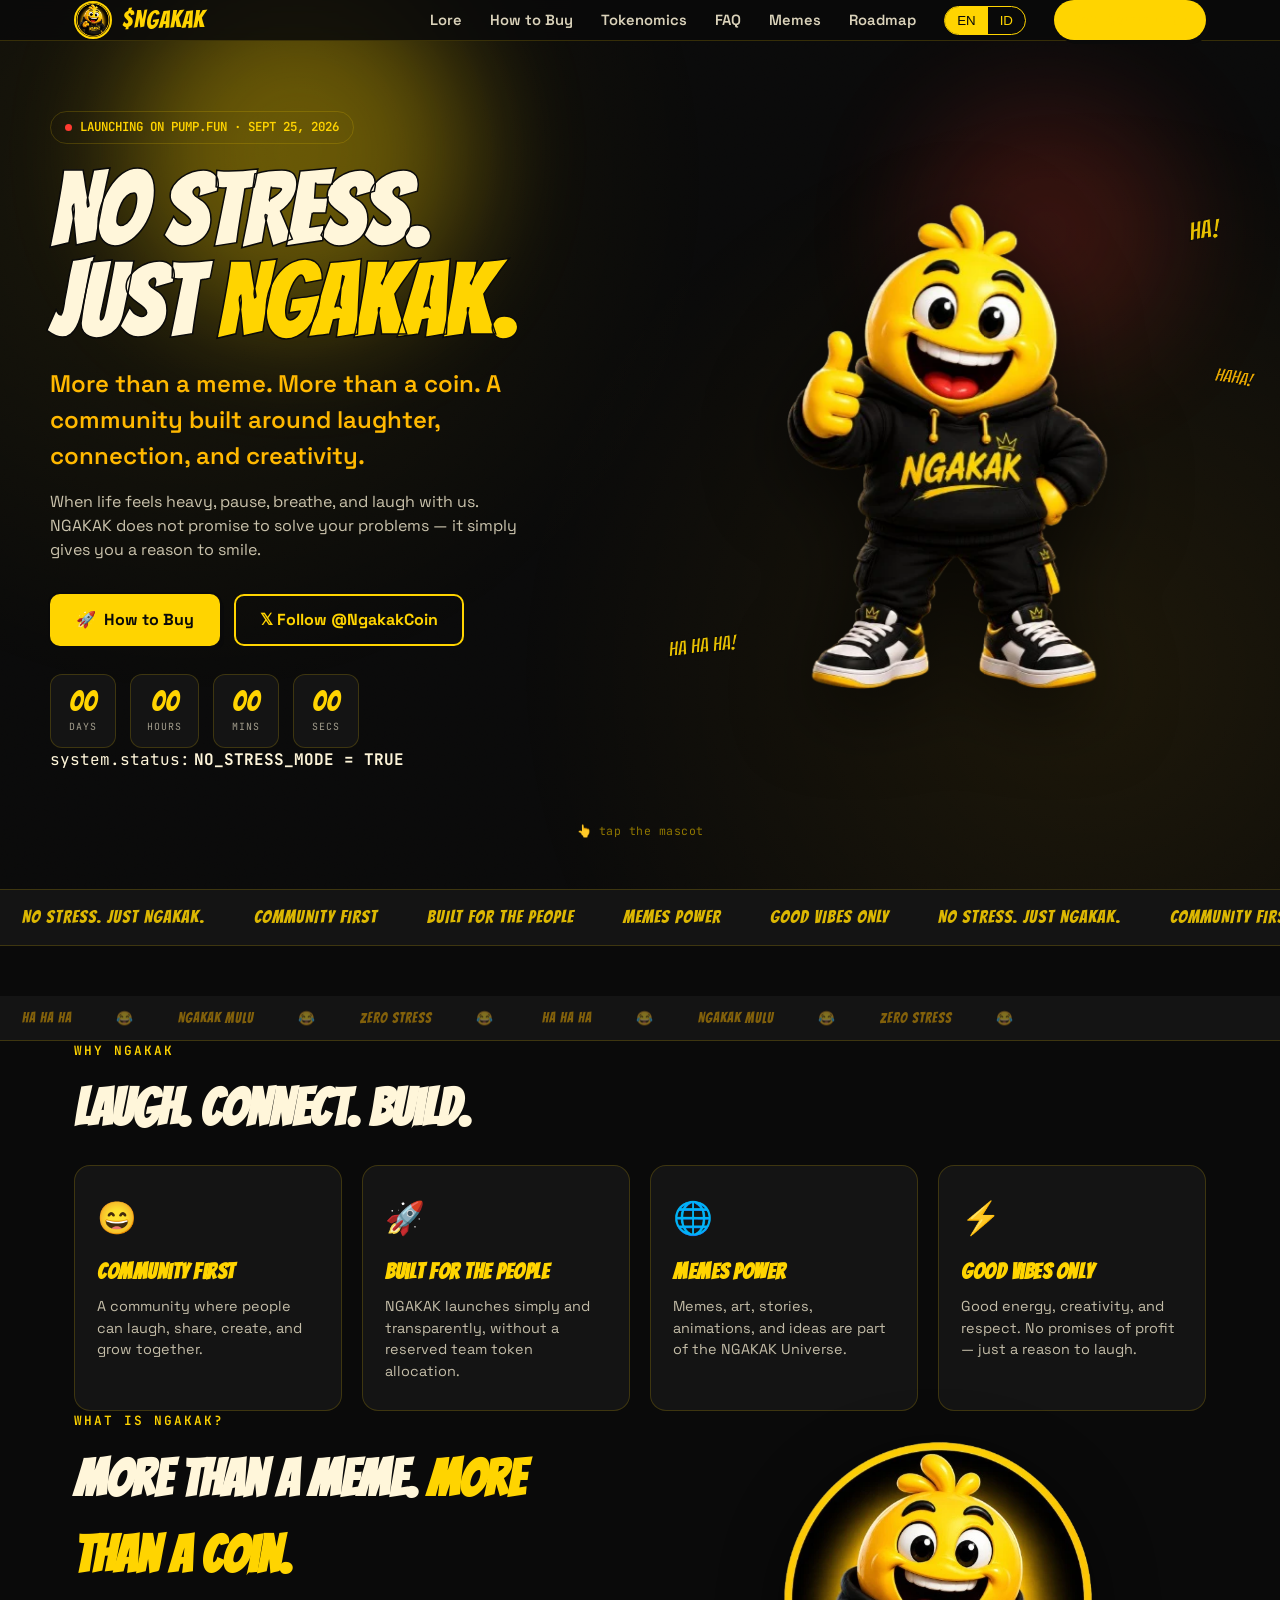
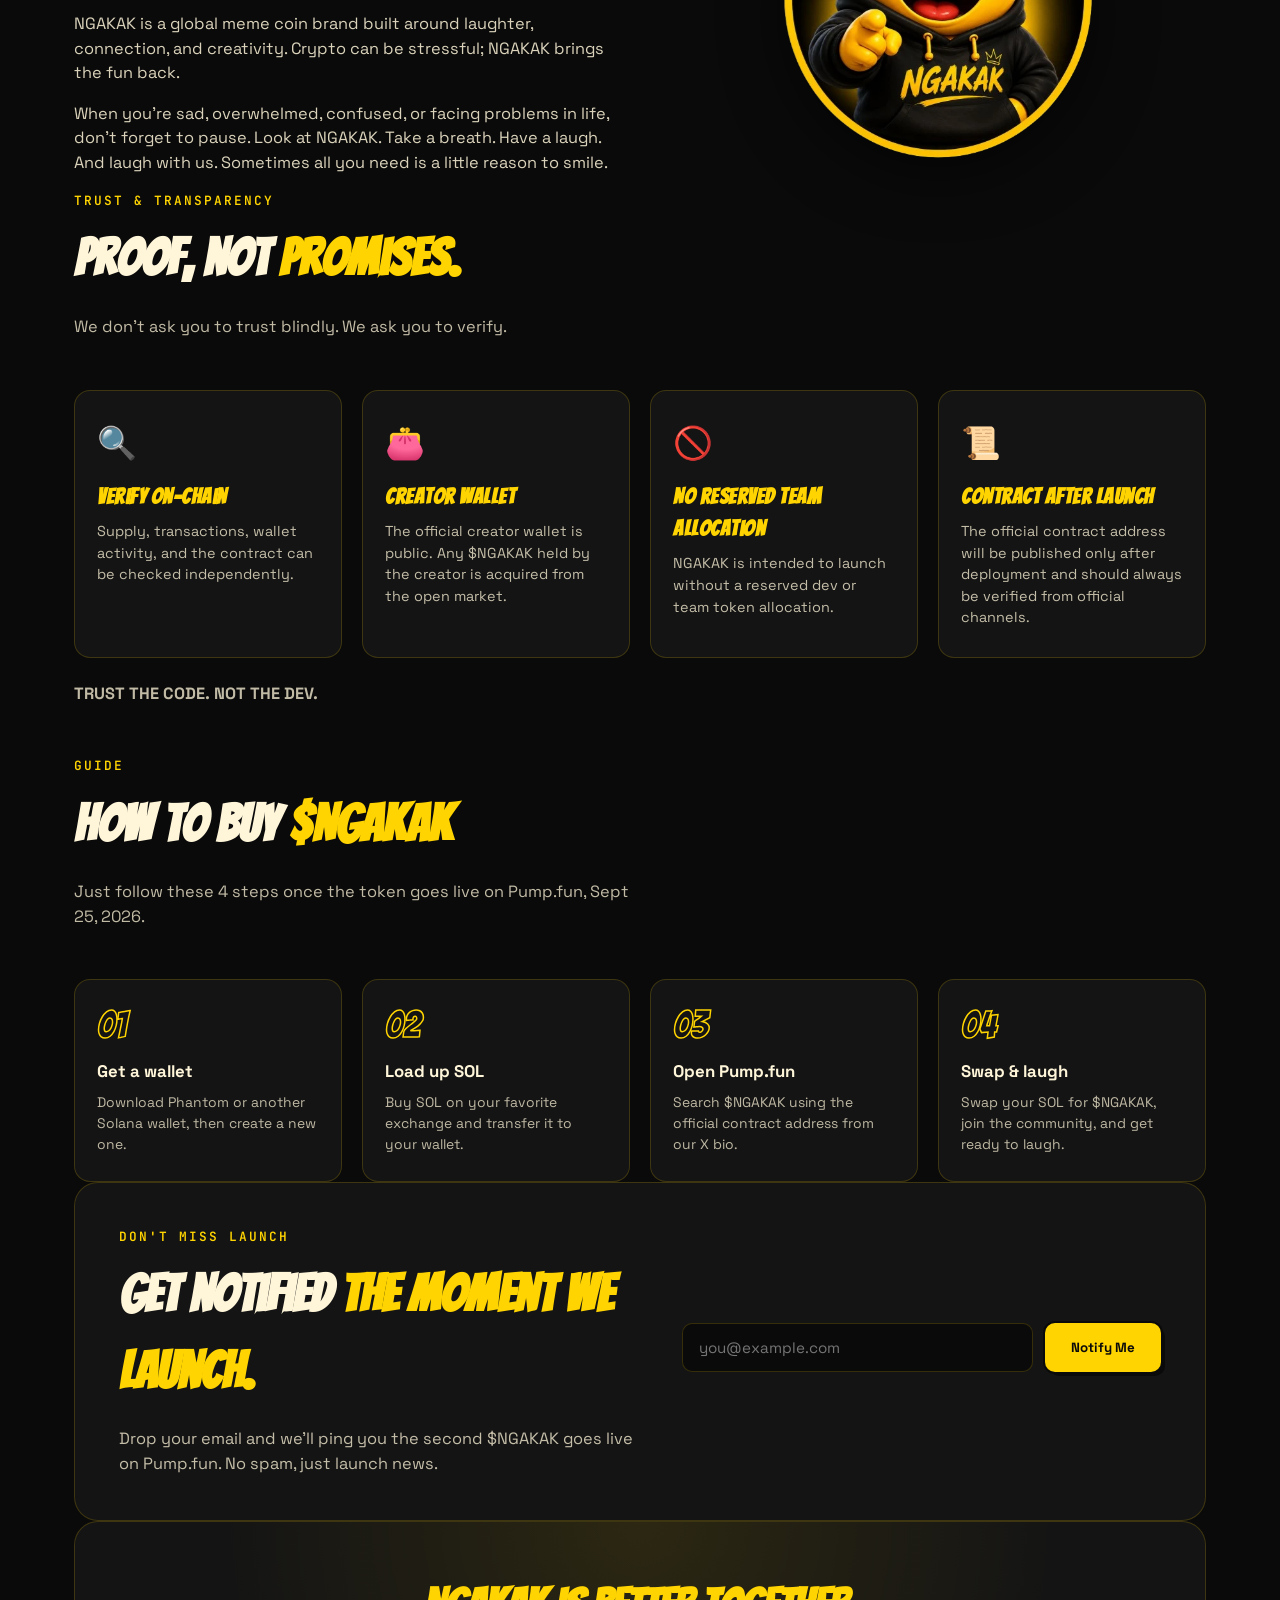
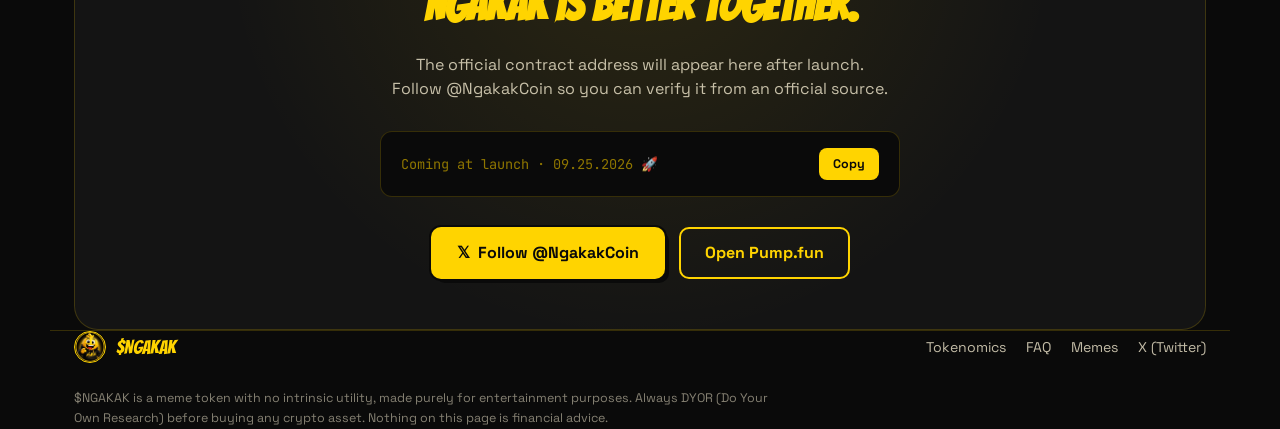
<file: index.html>
<!DOCTYPE html>
<html lang="en" data-lang="en">
<head>
<meta charset="UTF-8">
<meta name="viewport" content="width=device-width, initial-scale=1.0">
<title>$NGAKAK — No Stress. Just Ngakak.</title>
<meta name="description" content="$NGAKAK — the meme coin for people who are tired of being serious. Fair launch on Pump.fun, Sept 25 2026.">
<link rel="preconnect" href="https://fonts.googleapis.com">
<link rel="preconnect" href="https://fonts.gstatic.com" crossorigin>
<link href="https://fonts.googleapis.com/css2?family=Bangers&family=Space+Grotesk:wght@400;500;600;700&family=JetBrains+Mono:wght@400;500;700&display=swap" rel="stylesheet">
<link rel="icon" type="image/webp" href="assets/mascot-logo.webp">
<link rel="apple-touch-icon" href="assets/mascot-logo.webp">
<meta property="og:title" content="$NGAKAK — No Stress. Just Ngakak.">
<meta property="og:description" content="More than a meme. More than a coin. A community built around laughter, connection, and creativity. Fair launch on Pump.fun, Sept 25 2026.">
<meta property="og:image" content="assets/mascot-full.webp">
<meta property="og:type" content="website">
<meta name="twitter:card" content="summary_large_image">
<meta name="theme-color" content="#0a0a0a">
<link rel="stylesheet" href="assets/style.css">
</head>
<body>

<div class="noise-bg"></div>
<div class="grain"></div>

<header>
  <nav class="wrap">
    <a href="index.html" class="brand">
      <img src="assets/mascot-logo.webp" alt="Ngakak mascot logo">
      <span>$NGAKAK</span>
    </a>
    <button class="burger" id="burgerBtn" aria-label="Toggle menu">☰</button>
    <div class="navlinks" id="navLinks">
      <a href="index.html#lore" data-i18n="nav_lore">Lore</a>
      <a href="index.html#howtobuy" data-i18n="nav_buy">How to Buy</a>
      <a href="tokenomics.html" data-i18n="nav_token">Tokenomics</a>
      <a href="faq.html" data-i18n="nav_faq">FAQ</a>
      <a href="memes.html" data-i18n="nav_memes">Memes</a>
      <a href="roadmap.html" data-i18n="nav_roadmap">Roadmap</a>
      <div class="lang-toggle">
        <button id="btnEN" class="active" data-setlang="en">EN</button>
        <button id="btnID" data-setlang="id">ID</button>
      </div>
      <a href="index.html#community" class="nav-cta" data-i18n="nav_cta">Join Community</a>
    </div>
  </nav>
</header>

<main>
  <!-- HERO -->
  <section class="hero wrap" id="top">
    <div class="hero-glow"><div class="blob blob-a"></div><div class="blob blob-b"></div></div>
    <div>
      <div class="eyebrow"><span class="dot"></span> <span data-i18n="hero_eyebrow">LAUNCHING ON PUMP.FUN · SEPT 25, 2026</span></div>
      <h1 data-i18n="hero_h1">NO STRESS.<br>JUST <span class="hl">NGAKAK.</span></h1>
      <p class="tagline" data-i18n="hero_tagline">More than a meme. More than a coin. A community built around laughter, connection, and creativity.</p>
      <p class="sub" data-i18n="hero_sub">When life feels heavy, pause, breathe, and laugh with us. NGAKAK does not promise to solve your problems — it simply gives you a reason to smile.</p>
      <div class="hero-ctas">
        <a href="#howtobuy" class="btn-primary">🚀 <span data-i18n="nav_buy">How to Buy</span></a>
        <a href="https://x.com/NgakakCoin" target="_blank" rel="noopener" class="btn-ghost">𝕏 <span data-i18n="hero_cta2">Follow @NgakakCoin</span></a>
      </div>
      <div class="countdown mono" id="countdown">
        <div class="cd-box"><div class="cd-num" id="cd-days">--</div><div class="cd-label" data-i18n="cd_days">Days</div></div>
        <div class="cd-box"><div class="cd-num" id="cd-hours">--</div><div class="cd-label" data-i18n="cd_hours">Hours</div></div>
        <div class="cd-box"><div class="cd-num" id="cd-mins">--</div><div class="cd-label" data-i18n="cd_mins">Mins</div></div>
        <div class="cd-box"><div class="cd-num" id="cd-secs">--</div><div class="cd-label" data-i18n="cd_secs">Secs</div></div>
      </div>
      <div class="status-line">
        <span class="mono">system.status:</span> <b class="mono">NO_STRESS_MODE = TRUE</b>
      </div>
    </div>
    <div class="hero-visual">
      <span class="laugh-burst lb1">HA!</span>
      <span class="laugh-burst lb2">HAHA!</span>
      <span class="laugh-burst lb3">HA HA HA!</span>
      <div class="speech-bubble" id="speechBubble"></div>
      <img class="tilt" id="mascotTilt" src="assets/mascot-full.webp" alt="Ngakak mascot giving a thumbs up">
    </div>
  </section>
  <p class="tap-hint wrap" data-i18n="tap_hint">👆 tap the mascot</p>

  <div class="marquee">
    <div class="marquee-track">
      <span data-i18n="m1">NO STRESS. JUST NGAKAK.</span>
      <span data-i18n="m2">COMMUNITY FIRST</span>
      <span data-i18n="m3">BUILT FOR THE PEOPLE</span>
      <span data-i18n="m4">MEMES POWER</span>
      <span data-i18n="m5">GOOD VIBES ONLY</span>
      <span data-i18n="m1">NO STRESS. JUST NGAKAK.</span>
      <span data-i18n="m2">COMMUNITY FIRST</span>
      <span data-i18n="m3">BUILT FOR THE PEOPLE</span>
      <span data-i18n="m4">MEMES POWER</span>
      <span data-i18n="m5">GOOD VIBES ONLY</span>
    </div>
  </div>
  <div class="marquee marquee-sub reverse">
    <div class="marquee-track">
      <span>HA HA HA</span><span>😂</span><span>NGAKAK MULU</span><span>😂</span><span>ZERO STRESS</span><span>😂</span>
      <span>HA HA HA</span><span>😂</span><span>NGAKAK MULU</span><span>😂</span><span>ZERO STRESS</span><span>😂</span>
    </div>
  </div>

  <!-- PILLARS -->
  <section class="wrap" id="why">
    <div class="section-label" data-i18n="why_label">WHY NGAKAK</div>
    <h2 class="section-title" data-i18n="why_title">Laugh. Connect. Build.</h2>
    <div class="pillars">
      <div class="pillar">
        <span class="icon">😄</span>
        <h3 data-i18n="p1_h">Community First</h3>
        <p data-i18n="p1_p">A community where people can laugh, share, create, and grow together.</p>
      </div>
      <div class="pillar">
        <span class="icon">🚀</span>
        <h3 data-i18n="p2_h">Built for the People</h3>
        <p data-i18n="p2_p">NGAKAK launches simply and transparently, without a reserved team token allocation.</p>
      </div>
      <div class="pillar">
        <span class="icon">🌐</span>
        <h3 data-i18n="p3_h">Memes Power</h3>
        <p data-i18n="p3_p">Memes, art, stories, animations, and ideas are part of the NGAKAK Universe.</p>
      </div>
      <div class="pillar">
        <span class="icon">⚡</span>
        <h3 data-i18n="p4_h">Good Vibes Only</h3>
        <p data-i18n="p4_p">Good energy, creativity, and respect. No promises of profit — just a reason to laugh.</p>
      </div>
    </div>
  </section>

  <!-- LORE -->
  <section class="wrap" id="lore">
    <div class="lore">
      <div class="lore-text">
        <div class="section-label" data-i18n="lore_label">WHAT IS NGAKAK?</div>
        <h2 class="section-title" data-i18n="lore_title">More than a meme. <span class="hl">More than a coin.</span></h2>
        <p data-i18n="lore_p1">NGAKAK is a global meme coin brand built around laughter, connection, and creativity. Crypto can be stressful; NGAKAK brings the fun back.</p>
        <p data-i18n="lore_p2">When you're sad, overwhelmed, confused, or facing problems in life, don't forget to pause. Look at NGAKAK. Take a breath. Have a laugh. And laugh with us. Sometimes all you need is a little reason to smile.</p>
      </div>
      <div class="lore-visual">
        <img src="assets/mascot-logo.webp" alt="Ngakak mascot logo pointing">
      </div>
    </div>
  </section>

  <!-- PROOF NOT PROMISES -->
  <section class="wrap" id="proof">
    <div class="section-label" data-i18n="proof_label">TRUST & TRANSPARENCY</div>
    <h2 class="section-title" data-i18n="proof_title">Proof, not <span class="hl">promises.</span></h2>
    <p class="section-desc" data-i18n="proof_desc">We don't ask you to trust blindly. We ask you to verify.</p>
    <div class="pillars">
      <div class="pillar"><span class="icon">🔍</span><h3 data-i18n="proof1_h">Verify On-Chain</h3><p data-i18n="proof1_p">Supply, transactions, wallet activity, and the contract can be checked independently.</p></div>
      <div class="pillar"><span class="icon">👛</span><h3 data-i18n="proof2_h">Creator Wallet</h3><p data-i18n="proof2_p">The official creator wallet is public. Any $NGAKAK held by the creator is acquired from the open market.</p></div>
      <div class="pillar"><span class="icon">🚫</span><h3 data-i18n="proof3_h">No Reserved Team Allocation</h3><p data-i18n="proof3_p">NGAKAK is intended to launch without a reserved dev or team token allocation.</p></div>
      <div class="pillar"><span class="icon">📜</span><h3 data-i18n="proof4_h">Contract After Launch</h3><p data-i18n="proof4_p">The official contract address will be published only after deployment and should always be verified from official channels.</p></div>
    </div>
    <div class="section-desc" style="margin-top:24px;"><strong data-i18n="proof_footer">TRUST THE CODE. NOT THE DEV.</strong></div>
  </section>

  <!-- HOW TO BUY -->
  <section class="wrap" id="howtobuy">
    <div class="section-label" data-i18n="buy_label">GUIDE</div>
    <h2 class="section-title" data-i18n="buy_title">How to buy <span class="hl">$NGAKAK</span></h2>
    <p class="section-desc" data-i18n="buy_desc">Just follow these 4 steps once the token goes live on Pump.fun, Sept 25, 2026.</p>
    <div class="steps">
      <div class="step"><span class="num">01</span><h4 data-i18n="s1_h">Get a wallet</h4><p data-i18n="s1_p">Download Phantom or another Solana wallet, then create a new one.</p></div>
      <div class="step"><span class="num">02</span><h4 data-i18n="s2_h">Load up SOL</h4><p data-i18n="s2_p">Buy SOL on your favorite exchange and transfer it to your wallet.</p></div>
      <div class="step"><span class="num">03</span><h4 data-i18n="s3_h">Open Pump.fun</h4><p data-i18n="s3_p">Search $NGAKAK using the official contract address from our X bio.</p></div>
      <div class="step"><span class="num">04</span><h4 data-i18n="s4_h">Swap & laugh</h4><p data-i18n="s4_p">Swap your SOL for $NGAKAK, join the community, and get ready to laugh.</p></div>
    </div>
  </section>

  <!-- NOTIFY ME -->
  <section class="wrap" id="notify">
    <div class="notify-box">
      <div class="notify-text">
        <div class="section-label" data-i18n="notify_label">DON'T MISS LAUNCH</div>
        <h2 class="section-title" data-i18n="notify_title">Get notified <span class="hl">the moment we launch.</span></h2>
        <p class="section-desc" data-i18n="notify_desc" style="margin-bottom:0;">Drop your email and we'll ping you the second $NGAKAK goes live on Pump.fun. No spam, just launch news.</p>
      </div>
      <form id="notifyForm" class="notify-form" name="notify-me" method="POST" data-netlify="true" netlify-honeypot="bot-field">
        <input type="hidden" name="form-name" value="notify-me">
        <p class="hp-field"><label>Don't fill this out: <input name="bot-field"></label></p>
        <div class="notify-input-row">
          <input type="email" name="email" id="notifyEmail" required placeholder="you@example.com" data-i18n-placeholder="notify_placeholder">
          <button type="submit" class="btn-primary" data-i18n="notify_btn">Notify Me</button>
        </div>
        <p class="notify-msg" id="notifyMsg"></p>
      </form>
    </div>
  </section>

  <!-- COMMUNITY -->
  <section class="wrap" id="community">
    <div class="community">
      <h2 data-i18n="comm_h">Ngakak is better together.</h2>
      <p data-i18n="comm_p">The official contract address will appear here after launch. Follow @NgakakCoin so you can verify it from an official source.</p>
      <div class="ca-box">
        <span class="ca-text" data-i18n="comm_ca">Coming at launch · 09.25.2026 🚀</span>
        <button id="copyCaBtn" data-i18n="comm_copy">Copy</button>
      </div>
      <div class="community-ctas">
        <a href="https://x.com/NgakakCoin" target="_blank" rel="noopener" class="btn-primary">𝕏 <span data-i18n="comm_cta1">Follow @NgakakCoin</span></a>
        <a href="https://pump.fun" target="_blank" rel="noopener" class="btn-ghost" data-i18n="comm_cta3">Open Pump.fun</a>
      </div>
    </div>
  </section>
</main>

<button class="back-to-top" id="backToTop" aria-label="Back to top">↑</button>
<div class="toast" id="toast"></div>

<footer class="wrap">
  <div class="footer-row">
    <div class="footer-brand">
      <img src="assets/mascot-logo.webp" alt="Ngakak logo">
      <span>$NGAKAK</span>
    </div>
    <div class="footer-links">
      <a href="tokenomics.html">Tokenomics</a>
      <a href="faq.html">FAQ</a>
      <a href="memes.html">Memes</a>
      <a href="https://x.com/NgakakCoin" target="_blank" rel="noopener">X (Twitter)</a>
    </div>
  </div>
  <p class="footer-legal" data-i18n="footer_legal">$NGAKAK is a meme token with no intrinsic utility, made purely for entertainment purposes. Always DYOR (Do Your Own Research) before buying any crypto asset. Nothing on this page is financial advice.</p>
</footer>

<script src="assets/i18n.js"></script>
<script src="assets/app.js"></script>
</body>
</html>
</file>
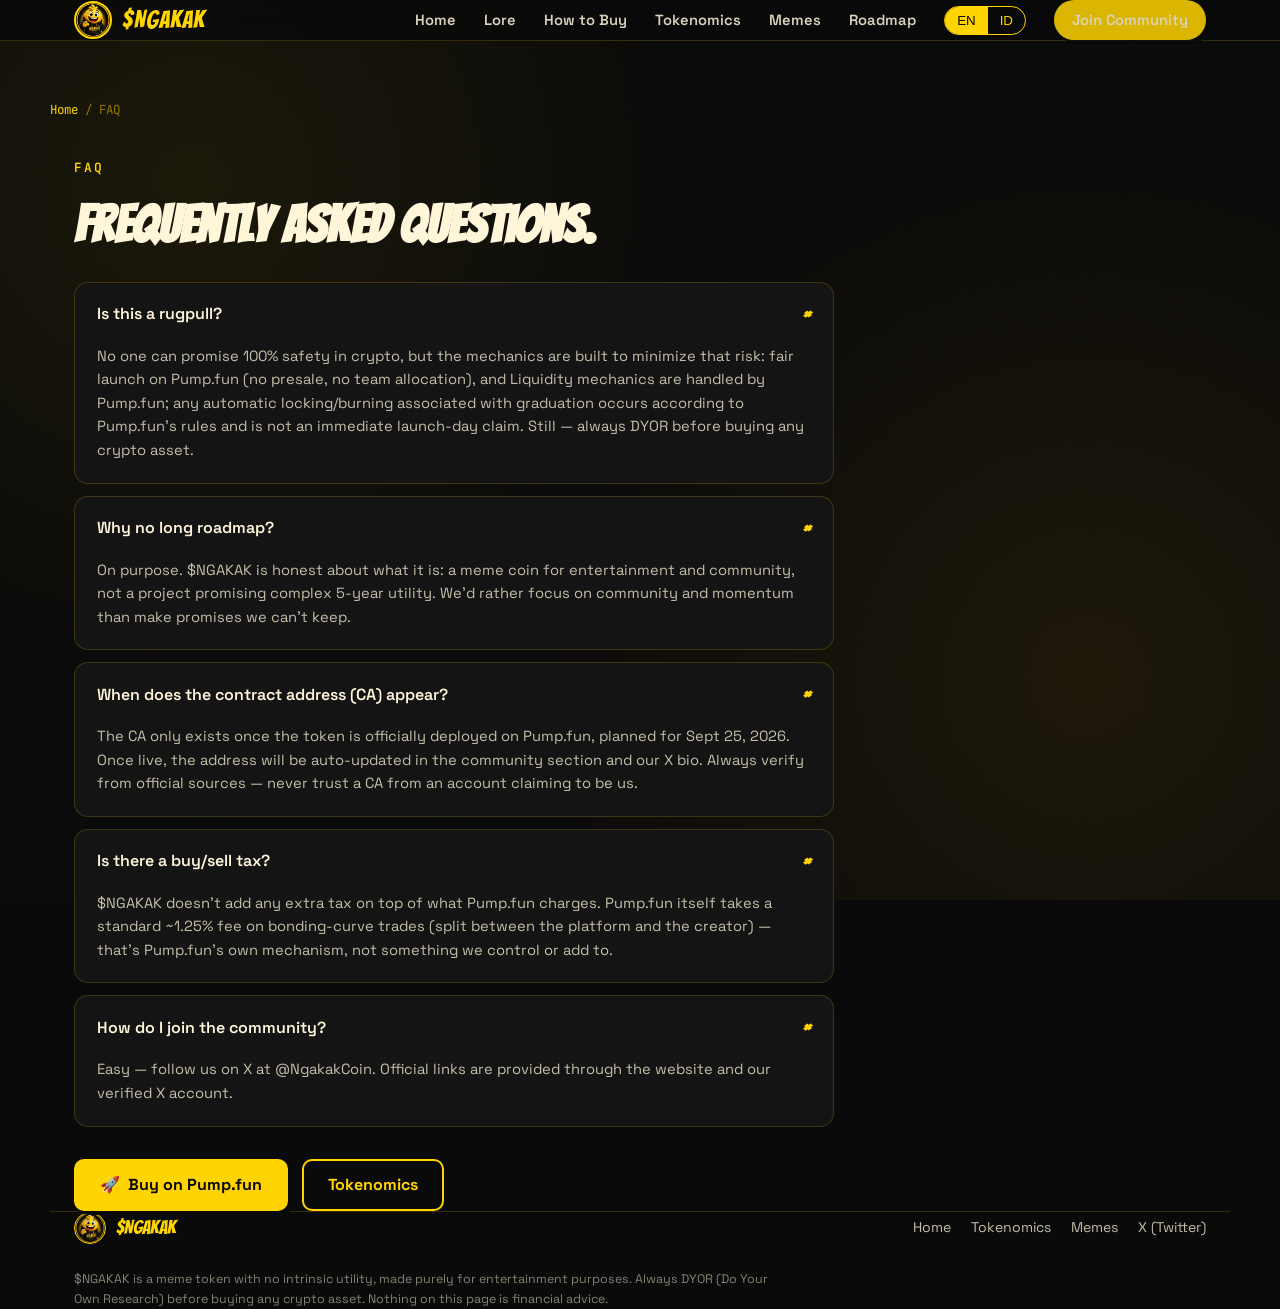
<file: faq.html>
<!DOCTYPE html>
<html lang="en" data-lang="en">
<head>
<meta charset="UTF-8">
<meta name="viewport" content="width=device-width, initial-scale=1.0">
<title>FAQ — $NGAKAK</title>
<meta name="description" content="Frequently asked questions about $NGAKAK: rugpull safety, roadmap, contract address, taxes, and how to join the community.">
<link rel="preconnect" href="https://fonts.googleapis.com">
<link rel="preconnect" href="https://fonts.gstatic.com" crossorigin>
<link href="https://fonts.googleapis.com/css2?family=Bangers&family=Space+Grotesk:wght@400;500;600;700&family=JetBrains+Mono:wght@400;500;700&display=swap" rel="stylesheet">
<link rel="icon" type="image/webp" href="assets/mascot-logo.webp">
<link rel="apple-touch-icon" href="assets/mascot-logo.webp">
<meta property="og:title" content="FAQ — $NGAKAK">
<meta property="og:description" content="Everything you need to know before buying $NGAKAK.">
<meta property="og:image" content="assets/mascot-full.webp">
<meta property="og:type" content="website">
<meta name="twitter:card" content="summary_large_image">
<meta name="theme-color" content="#0a0a0a">
<link rel="stylesheet" href="assets/style.css">
</head>
<body>

<div class="noise-bg"></div>
<div class="grain"></div>

<header>
  <nav class="wrap">
    <a href="index.html" class="brand">
      <img src="assets/mascot-logo.webp" alt="Ngakak mascot logo">
      <span>$NGAKAK</span>
    </a>
    <button class="burger" id="burgerBtn" aria-label="Toggle menu">☰</button>
    <div class="navlinks" id="navLinks">
      <a href="index.html" data-i18n="nav_home">Home</a>
      <a href="index.html#lore" data-i18n="nav_lore">Lore</a>
      <a href="index.html#howtobuy" data-i18n="nav_buy">How to Buy</a>
      <a href="tokenomics.html" data-i18n="nav_token">Tokenomics</a>
      <a href="memes.html" data-i18n="nav_memes">Memes</a>
      <a href="roadmap.html" data-i18n="nav_roadmap">Roadmap</a>
      <div class="lang-toggle">
        <button id="btnEN" class="active" data-setlang="en">EN</button>
        <button id="btnID" data-setlang="id">ID</button>
      </div>
      <a href="index.html#community" class="nav-cta" data-i18n="nav_cta">Join Community</a>
    </div>
  </nav>
</header>

<main>
  <section class="wrap page-header">
    <div class="breadcrumb"><a href="index.html" data-i18n="bc_home">Home</a> / <span data-i18n="faq_page_title">FAQ</span></div>
  </section>

  <!-- FAQ -->
  <section class="wrap" id="faq">
    <div class="section-label" data-i18n="faq_label">FAQ</div>
    <h2 class="section-title" data-i18n="faq_title">Frequently asked questions.</h2>
    <div class="faq-list" id="faqList">
      <div class="faq-item">
        <button class="faq-q"><span data-i18n="faq_q1">Is this a rugpull?</span><span class="plus">+</span></button>
        <div class="faq-a"><div class="faq-a-inner" data-i18n="faq_a1">No one can promise 100% safety in crypto, but the mechanics are built to minimize that risk: fair launch on Pump.fun (no presale, no team allocation), and Liquidity mechanics are handled by Pump.fun; any automatic locking/burning associated with graduation occurs according to Pump.fun's rules and is not an immediate launch-day claim. Still — always DYOR before buying any crypto asset.</div></div>
      </div>
      <div class="faq-item">
        <button class="faq-q"><span data-i18n="faq_q2">Why no long roadmap?</span><span class="plus">+</span></button>
        <div class="faq-a"><div class="faq-a-inner" data-i18n="faq_a2">On purpose. $NGAKAK is honest about what it is: a meme coin for entertainment and community, not a project promising complex 5-year utility. We'd rather focus on community and momentum than make promises we can't keep.</div></div>
      </div>
      <div class="faq-item">
        <button class="faq-q"><span data-i18n="faq_q3">When does the contract address (CA) appear?</span><span class="plus">+</span></button>
        <div class="faq-a"><div class="faq-a-inner" data-i18n="faq_a3">The CA only exists once the token is officially deployed on Pump.fun, planned for Sept 25, 2026. Once live, the address will be auto-updated in the community section and our X bio. Always verify from official sources — never trust a CA from an account claiming to be us.</div></div>
      </div>
      <div class="faq-item">
        <button class="faq-q"><span data-i18n="faq_q4">Is there a buy/sell tax?</span><span class="plus">+</span></button>
        <div class="faq-a"><div class="faq-a-inner" data-i18n="faq_a4">$NGAKAK doesn't add any extra tax on top of what Pump.fun charges. Pump.fun itself takes a standard ~1.25% fee on bonding-curve trades (split between the platform and the creator) — that's Pump.fun's own mechanism, not something we control or add to.</div></div>
      </div>
      <div class="faq-item">
        <button class="faq-q"><span data-i18n="faq_q5">How do I join the community?</span><span class="plus">+</span></button>
        <div class="faq-a"><div class="faq-a-inner" data-i18n="faq_a5">Easy — follow us on X at @NgakakCoin. Official links are provided through the website and our verified X account.</div></div>
      </div>
    </div>
  </section>

  <!-- CTA back to buy -->
  <section class="wrap" style="padding-top:0;">
    <div class="hero-ctas">
      <a href="index.html#howtobuy" class="btn-primary">🚀 <span data-i18n="hero_cta1">Buy on Pump.fun</span></a>
      <a href="tokenomics.html" class="btn-ghost" data-i18n="nav_token">Tokenomics</a>
    </div>
  </section>
</main>

<button class="back-to-top" id="backToTop" aria-label="Back to top">↑</button>
<div class="toast" id="toast"></div>

<footer class="wrap">
  <div class="footer-row">
    <div class="footer-brand">
      <img src="assets/mascot-logo.webp" alt="Ngakak logo">
      <span>$NGAKAK</span>
    </div>
    <div class="footer-links">
      <a href="index.html">Home</a>
      <a href="tokenomics.html">Tokenomics</a>
      <a href="memes.html">Memes</a>
      <a href="https://x.com/NgakakCoin" target="_blank" rel="noopener">X (Twitter)</a>
    </div>
  </div>
  <p class="footer-legal" data-i18n="footer_legal">$NGAKAK is a meme token with no intrinsic utility, made purely for entertainment purposes. Always DYOR (Do Your Own Research) before buying any crypto asset. Nothing on this page is financial advice.</p>
</footer>

<script src="assets/i18n.js"></script>
<script src="assets/app.js"></script>
</body>
</html>
</file>
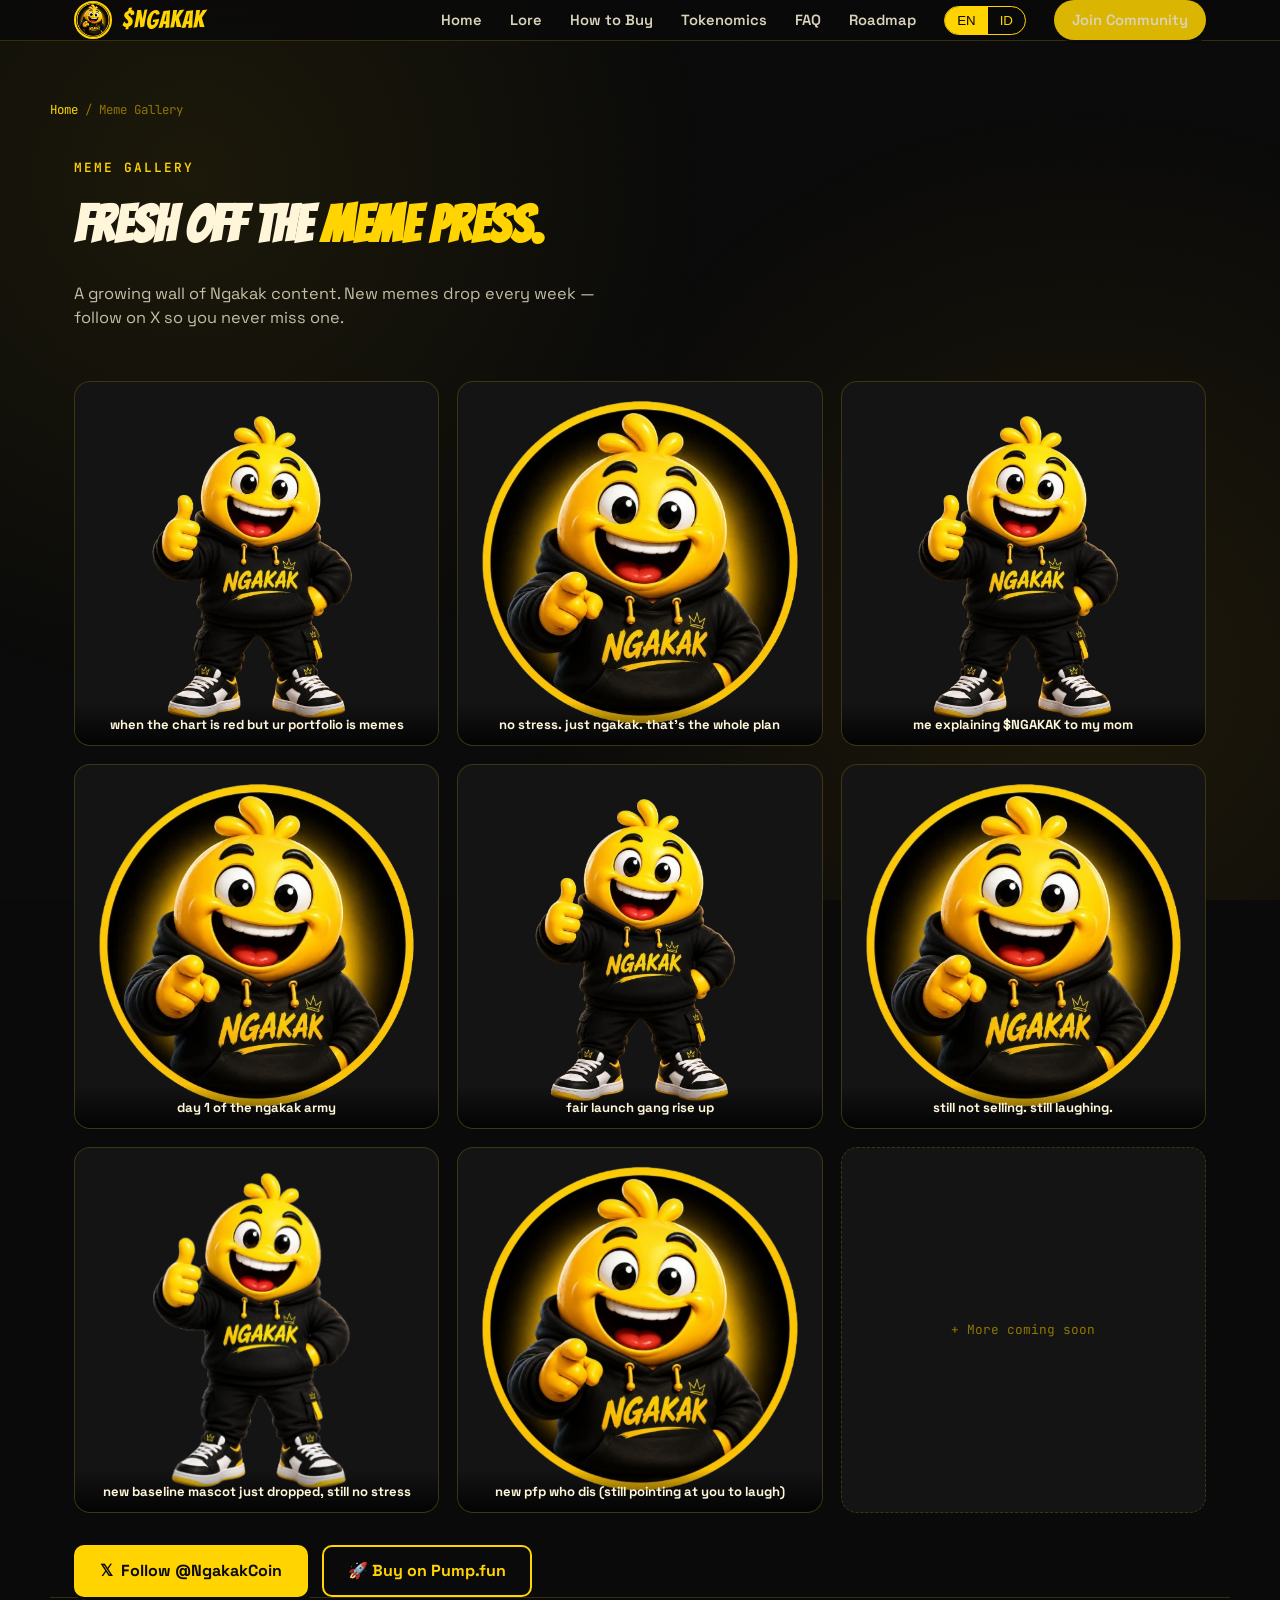
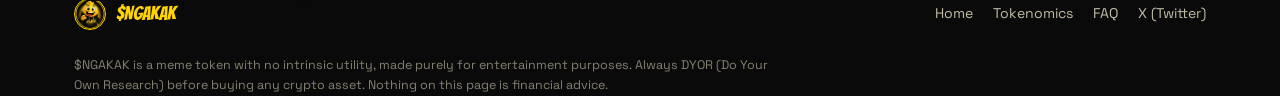
<file: memes.html>
<!DOCTYPE html>
<html lang="en" data-lang="en">
<head>
<meta charset="UTF-8">
<meta name="viewport" content="width=device-width, initial-scale=1.0">
<title>Meme Gallery — $NGAKAK</title>
<meta name="description" content="A growing wall of $NGAKAK memes. New content every week — follow @NgakakCoin on X.">
<link rel="preconnect" href="https://fonts.googleapis.com">
<link rel="preconnect" href="https://fonts.gstatic.com" crossorigin>
<link href="https://fonts.googleapis.com/css2?family=Bangers&family=Space+Grotesk:wght@400;500;600;700&family=JetBrains+Mono:wght@400;500;700&display=swap" rel="stylesheet">
<link rel="icon" type="image/webp" href="assets/mascot-logo.webp">
<link rel="apple-touch-icon" href="assets/mascot-logo.webp">
<meta property="og:title" content="Meme Gallery — $NGAKAK">
<meta property="og:description" content="A growing wall of $NGAKAK memes.">
<meta property="og:image" content="assets/mascot-full.webp">
<meta property="og:type" content="website">
<meta name="twitter:card" content="summary_large_image">
<meta name="theme-color" content="#0a0a0a">
<link rel="stylesheet" href="assets/style.css">
</head>
<body>

<div class="noise-bg"></div>
<div class="grain"></div>

<header>
  <nav class="wrap">
    <a href="index.html" class="brand">
      <img src="assets/mascot-logo.webp" alt="Ngakak mascot logo">
      <span>$NGAKAK</span>
    </a>
    <button class="burger" id="burgerBtn" aria-label="Toggle menu">☰</button>
    <div class="navlinks" id="navLinks">
      <a href="index.html" data-i18n="nav_home">Home</a>
      <a href="index.html#lore" data-i18n="nav_lore">Lore</a>
      <a href="index.html#howtobuy" data-i18n="nav_buy">How to Buy</a>
      <a href="tokenomics.html" data-i18n="nav_token">Tokenomics</a>
      <a href="faq.html" data-i18n="nav_faq">FAQ</a>
      <a href="roadmap.html" data-i18n="nav_roadmap">Roadmap</a>
      <div class="lang-toggle">
        <button id="btnEN" class="active" data-setlang="en">EN</button>
        <button id="btnID" data-setlang="id">ID</button>
      </div>
      <a href="index.html#community" class="nav-cta" data-i18n="nav_cta">Join Community</a>
    </div>
  </nav>
</header>

<main>
  <section class="wrap page-header">
    <div class="breadcrumb"><a href="index.html" data-i18n="bc_home">Home</a> / <span data-i18n="memes_page_title">Meme Gallery</span></div>
  </section>

  <!-- MEME GALLERY -->
  <section class="wrap" id="memes">
    <div class="section-label" data-i18n="memes_label">MEME GALLERY</div>
    <h2 class="section-title" data-i18n="memes_title">Fresh off the <span class="hl">meme press.</span></h2>
    <p class="section-desc" data-i18n="memes_desc">A growing wall of Ngakak content. New memes drop every week &mdash; follow on X so you never miss one.</p>
    <div class="meme-grid" id="memeGrid"></div>
  </section>

  <!-- CTA back to buy -->
  <section class="wrap" style="padding-top:0;">
    <div class="hero-ctas">
      <a href="https://x.com/NgakakCoin" target="_blank" rel="noopener" class="btn-primary">𝕏 <span data-i18n="comm_cta1">Follow @NgakakCoin</span></a>
      <a href="index.html#howtobuy" class="btn-ghost">🚀 <span data-i18n="hero_cta1">Buy on Pump.fun</span></a>
    </div>
  </section>
</main>

<button class="back-to-top" id="backToTop" aria-label="Back to top">↑</button>
<div class="toast" id="toast"></div>

<footer class="wrap">
  <div class="footer-row">
    <div class="footer-brand">
      <img src="assets/mascot-logo.webp" alt="Ngakak logo">
      <span>$NGAKAK</span>
    </div>
    <div class="footer-links">
      <a href="index.html">Home</a>
      <a href="tokenomics.html">Tokenomics</a>
      <a href="faq.html">FAQ</a>
      <a href="https://x.com/NgakakCoin" target="_blank" rel="noopener">X (Twitter)</a>
    </div>
  </div>
  <p class="footer-legal" data-i18n="footer_legal">$NGAKAK is a meme token with no intrinsic utility, made purely for entertainment purposes. Always DYOR (Do Your Own Research) before buying any crypto asset. Nothing on this page is financial advice.</p>
</footer>

<script src="assets/i18n.js"></script>
<script src="assets/app.js"></script>
</body>
</html>
</file>
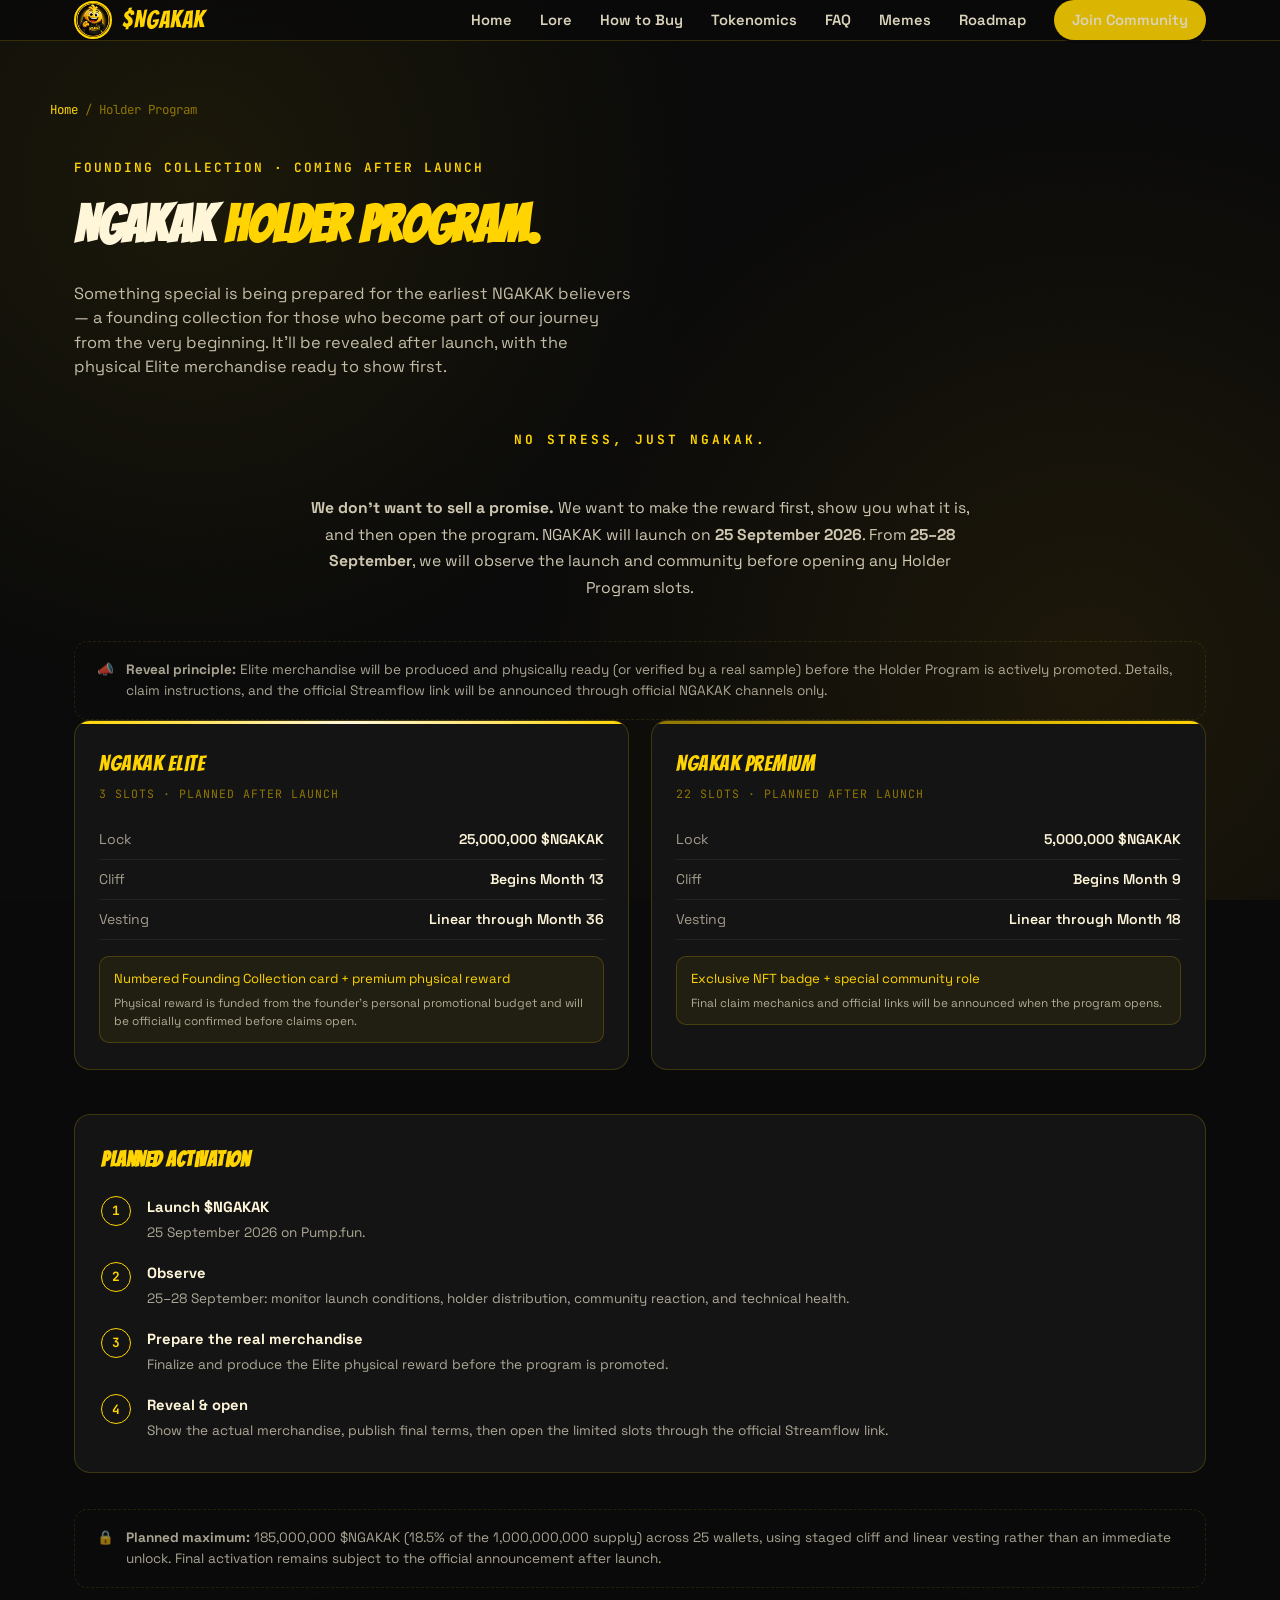
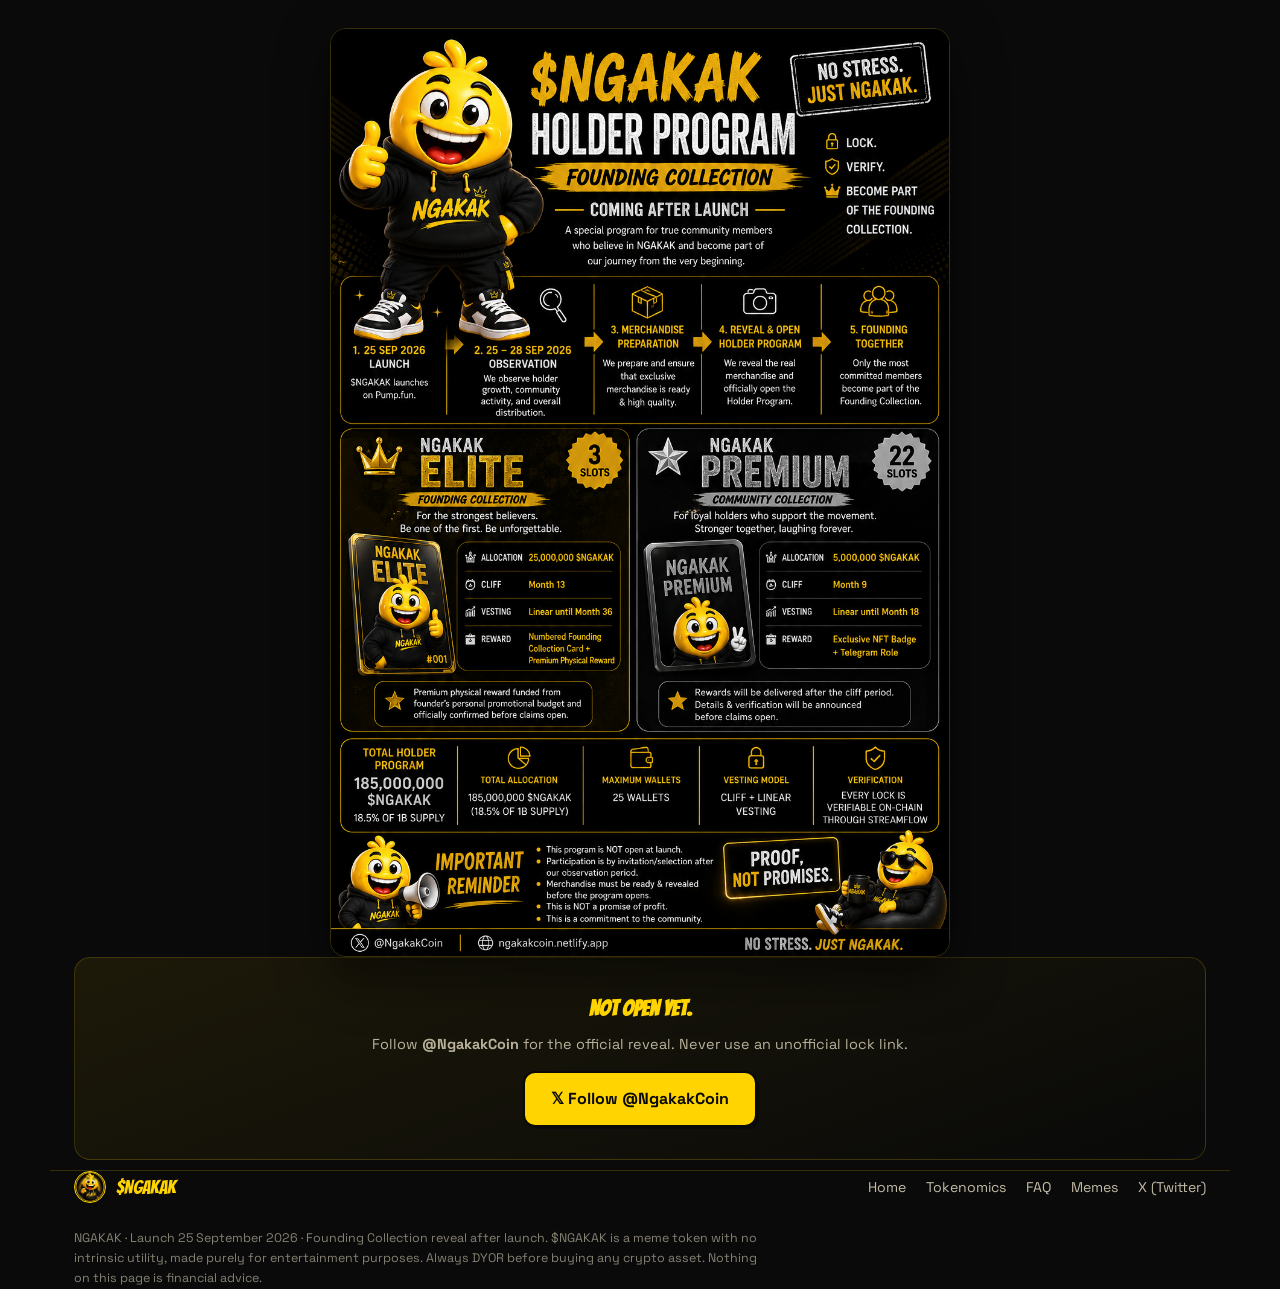
<file: ngakak-holder-program.html>
<!DOCTYPE html>
<html lang="en" data-lang="en">
<head>
<meta charset="UTF-8">
<meta name="viewport" content="width=device-width, initial-scale=1.0">
<title>NGAKAK Holder Program — Founding Collection</title>
<meta name="description" content="NGAKAK Holder Program: a founding collection for the earliest believers, coming after launch.">
<link rel="preconnect" href="https://fonts.googleapis.com">
<link rel="preconnect" href="https://fonts.gstatic.com" crossorigin>
<link href="https://fonts.googleapis.com/css2?family=Bangers&family=Space+Grotesk:wght@400;500;600;700&family=JetBrains+Mono:wght@400;500;700&display=swap" rel="stylesheet">
<link rel="icon" type="image/webp" href="assets/mascot-logo.webp">
<link rel="apple-touch-icon" href="assets/mascot-logo.webp">
<meta name="robots" content="noindex">
<meta name="theme-color" content="#0a0a0a">
<link rel="stylesheet" href="assets/style.css">
<style>
  /* ---- Holder Program page-specific pieces, built on top of the shared site theme ---- */
  .hp-tagline{
    text-align:center; font-family:'JetBrains Mono'; font-size:0.8rem; letter-spacing:3px;
    color:var(--yolk); text-transform:uppercase; font-weight:700; margin:18px 0 46px;
  }
  .hp-intro{
    max-width:680px; margin:0 auto 40px; text-align:center; opacity:0.8; font-size:0.98rem; line-height:1.7;
  }
  .hp-intro strong{ color:var(--cream); opacity:1; }

  .hp-tiers{
    display:grid; grid-template-columns:repeat(auto-fit, minmax(260px,1fr)); gap:22px; margin-bottom:44px;
  }
  .hp-tier{
    background:var(--panel); border:1px solid var(--line); border-radius:16px; padding:26px 24px; position:relative; overflow:hidden;
  }
  .hp-tier::before{
    content:''; position:absolute; top:0; left:0; right:0; height:3px; background:linear-gradient(90deg, var(--yolk-dim), var(--yolk));
  }
  .hp-tier.elite::before{ background:linear-gradient(90deg, var(--yolk), var(--cream), var(--yolk)); }
  .hp-tier-name{ font-family:'Bangers'; font-size:1.4rem; color:var(--yolk); letter-spacing:0.5px; margin-bottom:4px; }
  .hp-tier-slots{ font-family:'JetBrains Mono'; font-size:0.72rem; color:var(--yolk-dim); letter-spacing:1px; text-transform:uppercase; margin-bottom:18px; }
  .hp-tier-row{ display:flex; justify-content:space-between; font-size:0.88rem; padding:9px 0; border-bottom:1px solid rgba(255,255,255,0.06); }
  .hp-tier-row:last-of-type{ border-bottom:none; }
  .hp-tier-row span:first-child{ opacity:0.6; }
  .hp-tier-row span:last-child{ color:var(--cream); font-weight:600; text-align:right; }
  .hp-tier-reward{
    margin-top:16px; padding:12px 14px; background:rgba(255,212,0,0.06); border:1px solid var(--line); border-radius:10px;
    font-size:0.82rem; color:var(--yolk);
  }
  .hp-tier-reward small{ display:block; opacity:0.65; color:var(--cream); font-weight:400; margin-top:5px; font-size:0.74rem; line-height:1.5; }

  .hp-steps{ background:var(--panel); border:1px solid var(--line); border-radius:16px; padding:30px 26px; margin-bottom:36px; }
  .hp-steps h3{ font-family:'Bangers'; font-size:1.3rem; color:var(--yolk); margin-bottom:20px; letter-spacing:0.5px; }
  .hp-step{ display:flex; gap:16px; margin-bottom:18px; }
  .hp-step:last-child{ margin-bottom:0; }
  .hp-step-num{
    flex-shrink:0; width:30px; height:30px; border:1px solid var(--yolk); border-radius:50%;
    display:flex; align-items:center; justify-content:center; color:var(--yolk); font-size:0.8rem; font-weight:700; font-family:'JetBrains Mono';
  }
  .hp-step-text strong{ display:block; color:var(--cream); font-size:0.92rem; margin-bottom:2px; }
  .hp-step-text span{ opacity:0.65; font-size:0.85rem; }

  .hp-cta{
    text-align:center; padding:34px 20px; border:1px solid var(--line); border-radius:16px;
    background:linear-gradient(160deg, rgba(255,212,0,0.08), transparent); margin-bottom:10px;
  }
  .hp-cta h3{ font-family:'Bangers'; font-size:1.4rem; color:var(--yolk); margin-bottom:8px; }
  .hp-cta p{ opacity:0.7; font-size:0.9rem; margin-bottom:18px; }
</style>
</head>
<body>

<div class="noise-bg"></div>
<div class="grain"></div>

<header>
  <nav class="wrap">
    <a href="index.html" class="brand">
      <img src="assets/mascot-logo.webp" alt="Ngakak mascot logo">
      <span>$NGAKAK</span>
    </a>
    <button class="burger" id="burgerBtn" aria-label="Toggle menu">☰</button>
    <div class="navlinks" id="navLinks">
      <a href="index.html" data-i18n="nav_home">Home</a>
      <a href="index.html#lore" data-i18n="nav_lore">Lore</a>
      <a href="index.html#howtobuy" data-i18n="nav_buy">How to Buy</a>
      <a href="tokenomics.html" data-i18n="nav_token">Tokenomics</a>
      <a href="faq.html" data-i18n="nav_faq">FAQ</a>
      <a href="memes.html" data-i18n="nav_memes">Memes</a>
      <a href="roadmap.html" data-i18n="nav_roadmap">Roadmap</a>
      <a href="index.html#community" class="nav-cta" data-i18n="nav_cta">Join Community</a>
    </div>
  </nav>
</header>

<main>
  <section class="wrap page-header">
    <div class="breadcrumb"><a href="index.html">Home</a> / Holder Program</div>
  </section>

  <section class="wrap" id="holderprogram">
    <div class="section-label">FOUNDING COLLECTION · COMING AFTER LAUNCH</div>
    <h2 class="section-title">NGAKAK <span class="hl">Holder Program.</span></h2>
    <p class="section-desc">Something special is being prepared for the earliest NGAKAK believers — a founding collection for those who become part of our journey from the very beginning. It'll be revealed after launch, with the physical Elite merchandise ready to show first.</p>
    <div class="hp-tagline">NO STRESS, JUST NGAKAK.</div>

    <p class="hp-intro">
      <strong>We don't want to sell a promise.</strong> We want to make the reward first, show you what it is, and then open the program. NGAKAK will launch on <strong>25 September 2026</strong>. From <strong>25–28 September</strong>, we will observe the launch and community before opening any Holder Program slots.
    </p>

    <div class="disclaimer-box">
      <span>📣</span>
      <span><strong>Reveal principle:</strong> Elite merchandise will be produced and physically ready (or verified by a real sample) before the Holder Program is actively promoted. Details, claim instructions, and the official Streamflow link will be announced through official NGAKAK channels only.</span>
    </div>

    <div class="hp-tiers">
      <div class="hp-tier elite">
        <div class="hp-tier-name">NGAKAK Elite</div>
        <div class="hp-tier-slots">3 slots · Planned after launch</div>
        <div class="hp-tier-row"><span>Lock</span><span>25,000,000 $NGAKAK</span></div>
        <div class="hp-tier-row"><span>Cliff</span><span>Begins Month 13</span></div>
        <div class="hp-tier-row"><span>Vesting</span><span>Linear through Month 36</span></div>
        <div class="hp-tier-reward">
          Numbered Founding Collection card + premium physical reward
          <small>Physical reward is funded from the founder's personal promotional budget and will be officially confirmed before claims open.</small>
        </div>
      </div>

      <div class="hp-tier">
        <div class="hp-tier-name">NGAKAK Premium</div>
        <div class="hp-tier-slots">22 slots · Planned after launch</div>
        <div class="hp-tier-row"><span>Lock</span><span>5,000,000 $NGAKAK</span></div>
        <div class="hp-tier-row"><span>Cliff</span><span>Begins Month 9</span></div>
        <div class="hp-tier-row"><span>Vesting</span><span>Linear through Month 18</span></div>
        <div class="hp-tier-reward">
          Exclusive NFT badge + special community role
          <small>Final claim mechanics and official links will be announced when the program opens.</small>
        </div>
      </div>
    </div>

    <div class="hp-steps">
      <h3>Planned Activation</h3>
      <div class="hp-step"><div class="hp-step-num">1</div><div class="hp-step-text"><strong>Launch $NGAKAK</strong><span>25 September 2026 on Pump.fun.</span></div></div>
      <div class="hp-step"><div class="hp-step-num">2</div><div class="hp-step-text"><strong>Observe</strong><span>25–28 September: monitor launch conditions, holder distribution, community reaction, and technical health.</span></div></div>
      <div class="hp-step"><div class="hp-step-num">3</div><div class="hp-step-text"><strong>Prepare the real merchandise</strong><span>Finalize and produce the Elite physical reward before the program is promoted.</span></div></div>
      <div class="hp-step"><div class="hp-step-num">4</div><div class="hp-step-text"><strong>Reveal & open</strong><span>Show the actual merchandise, publish final terms, then open the limited slots through the official Streamflow link.</span></div></div>
    </div>

    <div class="disclaimer-box">
      <span>🔒</span>
      <span><strong>Planned maximum:</strong> 185,000,000 $NGAKAK (18.5% of the 1,000,000,000 supply) across 25 wallets, using staged cliff and linear vesting rather than an immediate unlock. Final activation remains subject to the official announcement after launch.</span>
    </div>

    <div class="infographic-wrap">
      <img src="assets/holder-program-infographic.png" alt="NGAKAK Holder Program infographic" loading="lazy" style="width:min(100%, 620px);">
    </div>

    <div class="hp-cta">
      <h3>Not open yet.</h3>
      <p>Follow <strong>@NgakakCoin</strong> for the official reveal. Never use an unofficial lock link.</p>
      <a href="https://x.com/NgakakCoin" target="_blank" rel="noopener" class="btn-primary">𝕏 Follow @NgakakCoin</a>
    </div>
  </section>
</main>

<button class="back-to-top" id="backToTop" aria-label="Back to top">↑</button>
<div class="toast" id="toast"></div>

<footer class="wrap">
  <div class="footer-row">
    <div class="footer-brand">
      <img src="assets/mascot-logo.webp" alt="Ngakak logo">
      <span>$NGAKAK</span>
    </div>
    <div class="footer-links">
      <a href="index.html">Home</a>
      <a href="tokenomics.html">Tokenomics</a>
      <a href="faq.html">FAQ</a>
      <a href="memes.html">Memes</a>
      <a href="https://x.com/NgakakCoin" target="_blank" rel="noopener">X (Twitter)</a>
    </div>
  </div>
  <p class="footer-legal">NGAKAK · Launch 25 September 2026 · Founding Collection reveal after launch. $NGAKAK is a meme token with no intrinsic utility, made purely for entertainment purposes. Always DYOR before buying any crypto asset. Nothing on this page is financial advice.</p>
</footer>

<script src="assets/i18n.js"></script>
<script src="assets/app.js"></script>
</body>
</html>
</file>
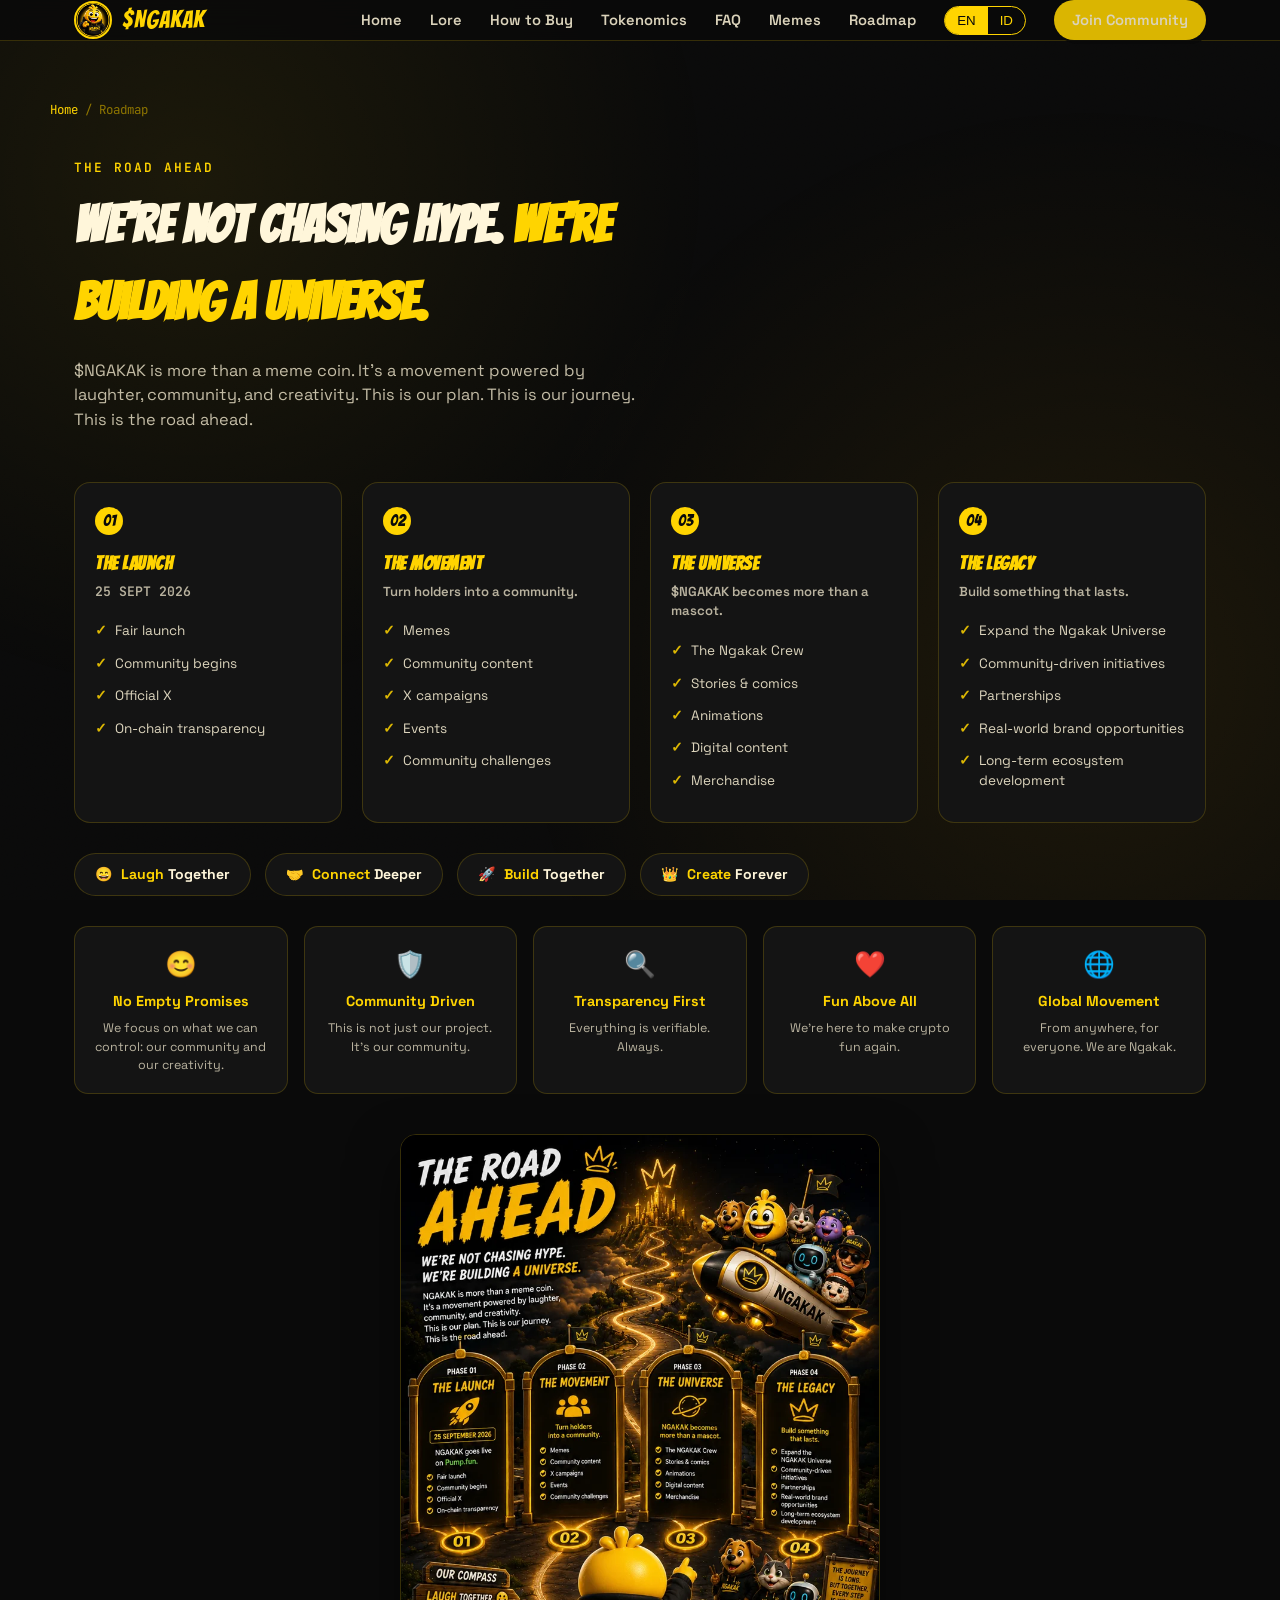
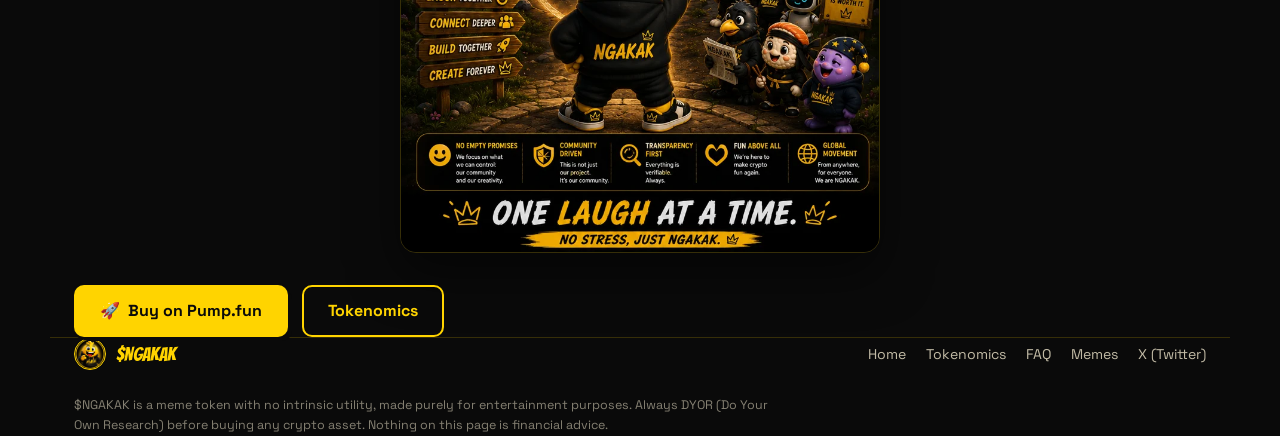
<file: roadmap.html>
<!DOCTYPE html>
<html lang="en" data-lang="en">
<head>
<meta charset="UTF-8">
<meta name="viewport" content="width=device-width, initial-scale=1.0">
<title>Roadmap — $NGAKAK</title>
<meta name="description" content="The Road Ahead: $NGAKAK's 4-phase roadmap, from fair launch to building a lasting universe.">
<link rel="preconnect" href="https://fonts.googleapis.com">
<link rel="preconnect" href="https://fonts.gstatic.com" crossorigin>
<link href="https://fonts.googleapis.com/css2?family=Bangers&family=Space+Grotesk:wght@400;500;600;700&family=JetBrains+Mono:wght@400;500;700&display=swap" rel="stylesheet">
<link rel="icon" type="image/webp" href="assets/mascot-logo.webp">
<link rel="apple-touch-icon" href="assets/mascot-logo.webp">
<meta property="og:title" content="Roadmap — $NGAKAK">
<meta property="og:description" content="We're not chasing hype. We're building a universe. The Road Ahead for $NGAKAK.">
<meta property="og:image" content="assets/mascot-full.webp">
<meta property="og:type" content="website">
<meta name="twitter:card" content="summary_large_image">
<meta name="theme-color" content="#0a0a0a">
<link rel="stylesheet" href="assets/style.css">
</head>
<body>

<div class="noise-bg"></div>
<div class="grain"></div>

<header>
  <nav class="wrap">
    <a href="index.html" class="brand">
      <img src="assets/mascot-logo.webp" alt="Ngakak mascot logo">
      <span>$NGAKAK</span>
    </a>
    <button class="burger" id="burgerBtn" aria-label="Toggle menu">☰</button>
    <div class="navlinks" id="navLinks">
      <a href="index.html" data-i18n="nav_home">Home</a>
      <a href="index.html#lore" data-i18n="nav_lore">Lore</a>
      <a href="index.html#howtobuy" data-i18n="nav_buy">How to Buy</a>
      <a href="tokenomics.html" data-i18n="nav_token">Tokenomics</a>
      <a href="faq.html" data-i18n="nav_faq">FAQ</a>
      <a href="memes.html" data-i18n="nav_memes">Memes</a>
      <a href="roadmap.html" data-i18n="nav_roadmap">Roadmap</a>
      <div class="lang-toggle">
        <button id="btnEN" class="active" data-setlang="en">EN</button>
        <button id="btnID" data-setlang="id">ID</button>
      </div>
      <a href="index.html#community" class="nav-cta" data-i18n="nav_cta">Join Community</a>
    </div>
  </nav>
</header>

<main>
  <section class="wrap page-header">
    <div class="breadcrumb"><a href="index.html" data-i18n="bc_home">Home</a> / <span data-i18n="roadmap_page_title">Roadmap</span></div>
  </section>

  <!-- ROADMAP -->
  <section class="wrap" id="roadmap">
    <div class="section-label" data-i18n="roadmap_label">THE ROAD AHEAD</div>
    <h2 class="section-title" data-i18n="roadmap_title">We're not chasing hype. <span class="hl">We're building a universe.</span></h2>
    <p class="section-desc" data-i18n="roadmap_desc">$NGAKAK is more than a meme coin. It's a movement powered by laughter, community, and creativity. This is our plan. This is our journey. This is the road ahead.</p>

    <div class="roadmap-phases">
      <div class="phase-card">
        <span class="phase-num">01</span>
        <h4 data-i18n="phase1_h">The Launch</h4>
        <p class="phase-tagline mono">25 SEPT 2026</p>
        <ul>
          <li data-i18n="phase1_l1">Fair launch</li>
          <li data-i18n="phase1_l2">Community begins</li>
          <li data-i18n="phase1_l3">Official X</li>
          <li data-i18n="phase1_l4">On-chain transparency</li>
        </ul>
      </div>
      <div class="phase-card">
        <span class="phase-num">02</span>
        <h4 data-i18n="phase2_h">The Movement</h4>
        <p class="phase-tagline" data-i18n="phase2_tag">Turn holders into a community.</p>
        <ul>
          <li data-i18n="phase2_l1">Memes</li>
          <li data-i18n="phase2_l2">Community content</li>
          <li data-i18n="phase2_l3">X campaigns</li>
          <li data-i18n="phase2_l4">Events</li>
          <li data-i18n="phase2_l5">Community challenges</li>
        </ul>
      </div>
      <div class="phase-card">
        <span class="phase-num">03</span>
        <h4 data-i18n="phase3_h">The Universe</h4>
        <p class="phase-tagline" data-i18n="phase3_tag">$NGAKAK becomes more than a mascot.</p>
        <ul>
          <li data-i18n="phase3_l1">The Ngakak Crew</li>
          <li data-i18n="phase3_l2">Stories & comics</li>
          <li data-i18n="phase3_l3">Animations</li>
          <li data-i18n="phase3_l4">Digital content</li>
          <li data-i18n="phase3_l5">Merchandise</li>
        </ul>
      </div>
      <div class="phase-card">
        <span class="phase-num">04</span>
        <h4 data-i18n="phase4_h">The Legacy</h4>
        <p class="phase-tagline" data-i18n="phase4_tag">Build something that lasts.</p>
        <ul>
          <li data-i18n="phase4_l1">Expand the Ngakak Universe</li>
          <li data-i18n="phase4_l2">Community-driven initiatives</li>
          <li data-i18n="phase4_l3">Partnerships</li>
          <li data-i18n="phase4_l4">Real-world brand opportunities</li>
          <li data-i18n="phase4_l5">Long-term ecosystem development</li>
        </ul>
      </div>
    </div>

    <div class="compass-strip">
      <div class="compass-item">😄 <span data-i18n="compass1"><span class="hl">Laugh</span> Together</span></div>
      <div class="compass-item">🤝 <span data-i18n="compass2"><span class="hl">Connect</span> Deeper</span></div>
      <div class="compass-item">🚀 <span data-i18n="compass3"><span class="hl">Build</span> Together</span></div>
      <div class="compass-item">👑 <span data-i18n="compass4"><span class="hl">Create</span> Forever</span></div>
    </div>

    <div class="principles-strip">
      <div class="principle-card"><span class="icon">😊</span><h5 data-i18n="prin1_h">No Empty Promises</h5><p data-i18n="prin1_p">We focus on what we can control: our community and our creativity.</p></div>
      <div class="principle-card"><span class="icon">🛡️</span><h5 data-i18n="prin2_h">Community Driven</h5><p data-i18n="prin2_p">This is not just our project. It's our community.</p></div>
      <div class="principle-card"><span class="icon">🔍</span><h5 data-i18n="prin3_h">Transparency First</h5><p data-i18n="prin3_p">Everything is verifiable. Always.</p></div>
      <div class="principle-card"><span class="icon">❤️</span><h5 data-i18n="prin4_h">Fun Above All</h5><p data-i18n="prin4_p">We're here to make crypto fun again.</p></div>
      <div class="principle-card"><span class="icon">🌐</span><h5 data-i18n="prin5_h">Global Movement</h5><p data-i18n="prin5_p">From anywhere, for everyone. We are Ngakak.</p></div>
    </div>

    <div class="infographic-wrap">
      <img src="assets/roadmap-infographic.webp" alt="The Road Ahead - Ngakak roadmap infographic" loading="lazy">
    </div>
  </section>

  <!-- CTA back to buy -->
  <section class="wrap" style="padding-top:0;">
    <div class="hero-ctas">
      <a href="index.html#howtobuy" class="btn-primary">🚀 <span data-i18n="hero_cta1">Buy on Pump.fun</span></a>
      <a href="tokenomics.html" class="btn-ghost" data-i18n="nav_token">Tokenomics</a>
    </div>
  </section>
</main>

<button class="back-to-top" id="backToTop" aria-label="Back to top">↑</button>
<div class="toast" id="toast"></div>

<footer class="wrap">
  <div class="footer-row">
    <div class="footer-brand">
      <img src="assets/mascot-logo.webp" alt="Ngakak logo">
      <span>$NGAKAK</span>
    </div>
    <div class="footer-links">
      <a href="index.html">Home</a>
      <a href="tokenomics.html">Tokenomics</a>
      <a href="faq.html">FAQ</a>
      <a href="memes.html">Memes</a>
      <a href="https://x.com/NgakakCoin" target="_blank" rel="noopener">X (Twitter)</a>
    </div>
  </div>
  <p class="footer-legal" data-i18n="footer_legal">$NGAKAK is a meme token with no intrinsic utility, made purely for entertainment purposes. Always DYOR (Do Your Own Research) before buying any crypto asset. Nothing on this page is financial advice.</p>
</footer>

<script src="assets/i18n.js"></script>
<script src="assets/app.js"></script>
</body>
</html>
</file>
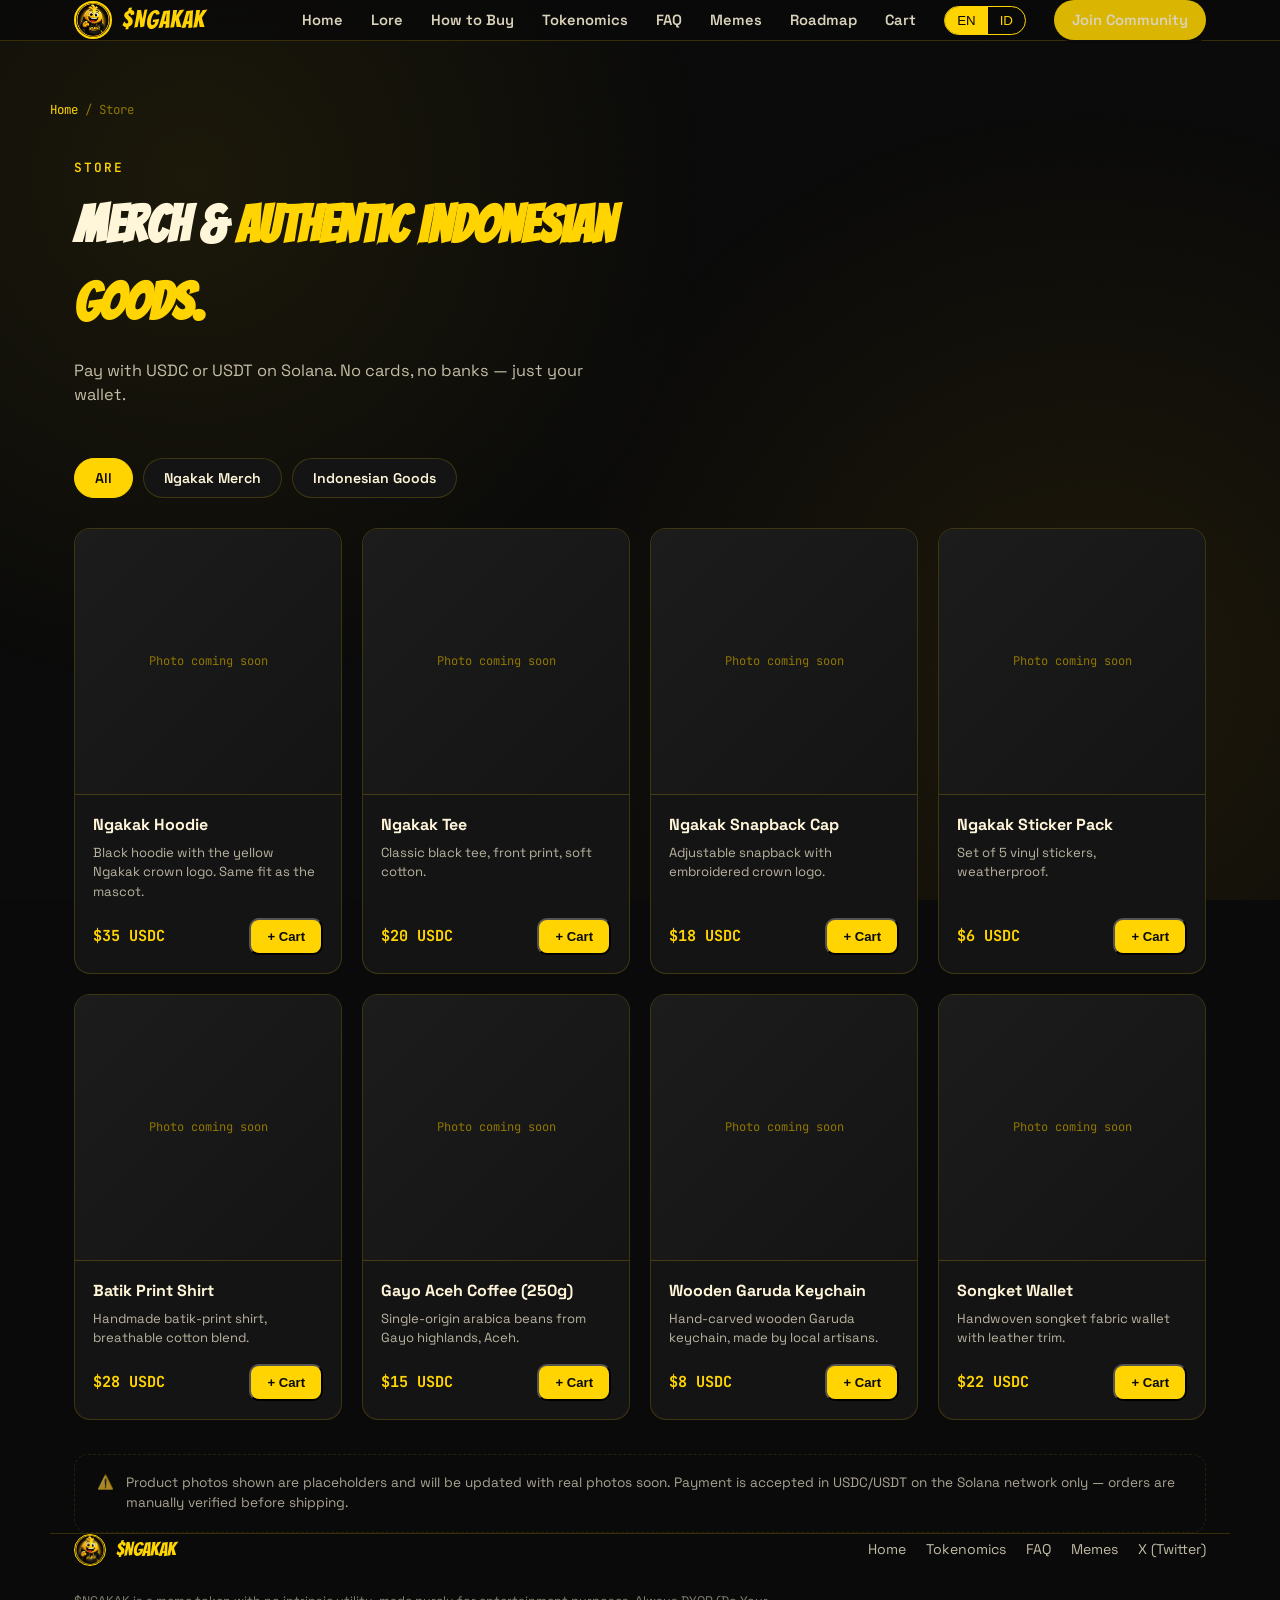
<file: store.html>
<!DOCTYPE html>
<html lang="en" data-lang="en">
<head>
<meta charset="UTF-8">
<meta name="viewport" content="width=device-width, initial-scale=1.0">
<title>Store — $NGAKAK</title>
<meta name="description" content="Ngakak merch and authentic Indonesian goods. Pay with USDC or USDT on Solana.">
<link rel="preconnect" href="https://fonts.googleapis.com">
<link rel="preconnect" href="https://fonts.gstatic.com" crossorigin>
<link href="https://fonts.googleapis.com/css2?family=Bangers&family=Space+Grotesk:wght@400;500;600;700&family=JetBrains+Mono:wght@400;500;700&display=swap" rel="stylesheet">
<link rel="icon" type="image/webp" href="assets/mascot-logo.webp">
<link rel="apple-touch-icon" href="assets/mascot-logo.webp">
<meta property="og:title" content="Store — $NGAKAK">
<meta property="og:description" content="Ngakak merch and authentic Indonesian goods. Pay with USDC or USDT on Solana.">
<meta property="og:image" content="assets/mascot-full.webp">
<meta property="og:type" content="website">
<meta name="twitter:card" content="summary_large_image">
<meta name="theme-color" content="#0a0a0a">
<link rel="stylesheet" href="assets/style.css">
</head>
<body>

<div class="noise-bg"></div>
<div class="grain"></div>

<header>
  <nav class="wrap">
    <a href="index.html" class="brand">
      <img src="assets/mascot-logo.webp" alt="Ngakak mascot logo">
      <span>$NGAKAK</span>
    </a>
    <button class="burger" id="burgerBtn" aria-label="Toggle menu">☰</button>
    <div class="navlinks" id="navLinks">
      <a href="index.html" data-i18n="nav_home">Home</a>
      <a href="index.html#lore" data-i18n="nav_lore">Lore</a>
      <a href="index.html#howtobuy" data-i18n="nav_buy">How to Buy</a>
      <a href="tokenomics.html" data-i18n="nav_token">Tokenomics</a>
      <a href="faq.html" data-i18n="nav_faq">FAQ</a>
      <a href="memes.html" data-i18n="nav_memes">Memes</a>
      <a href="roadmap.html" data-i18n="nav_roadmap">Roadmap</a>
      <a href="checkout.html" class="nav-cart-link" data-i18n="nav_cart">Cart<span class="cart-badge" id="cartBadge">0</span></a>
      <div class="lang-toggle">
        <button id="btnEN" class="active" data-setlang="en">EN</button>
        <button id="btnID" data-setlang="id">ID</button>
      </div>
      <a href="index.html#community" class="nav-cta" data-i18n="nav_cta">Join Community</a>
    </div>
  </nav>
</header>

<main>
  <section class="wrap page-header">
    <div class="breadcrumb"><a href="index.html" data-i18n="bc_home">Home</a> / <span data-i18n="store_page_title">Store</span></div>
  </section>

  <section class="wrap" id="store">
    <div class="section-label" data-i18n="store_label">STORE</div>
    <h2 class="section-title" data-i18n="store_title">Merch & <span class="hl">authentic Indonesian goods.</span></h2>
    <p class="section-desc" data-i18n="store_desc">Pay with USDC or USDT on Solana. No cards, no banks — just your wallet.</p>

    <div class="store-tabs">
      <button class="store-tab active" data-filter="all" data-i18n="tab_all">All</button>
      <button class="store-tab" data-filter="merch" data-i18n="tab_merch">Ngakak Merch</button>
      <button class="store-tab" data-filter="indonesia" data-i18n="tab_indonesia">Indonesian Goods</button>
    </div>

    <div class="store-grid" id="storeGrid"></div>

    <div class="disclaimer-box">
      <span>⚠️</span>
      <span data-i18n="store_disc">Product photos shown are placeholders and will be updated with real photos soon. Payment is accepted in USDC/USDT on the Solana network only — orders are manually verified before shipping.</span>
    </div>
  </section>
</main>

<button class="back-to-top" id="backToTop" aria-label="Back to top">↑</button>
<div class="toast" id="toast"></div>

<footer class="wrap">
  <div class="footer-row">
    <div class="footer-brand">
      <img src="assets/mascot-logo.webp" alt="Ngakak logo">
      <span>$NGAKAK</span>
    </div>
    <div class="footer-links">
      <a href="index.html">Home</a>
      <a href="tokenomics.html">Tokenomics</a>
      <a href="faq.html">FAQ</a>
      <a href="memes.html">Memes</a>
      <a href="https://x.com/NgakakCoin" target="_blank" rel="noopener">X (Twitter)</a>
    </div>
  </div>
  <p class="footer-legal" data-i18n="footer_legal">$NGAKAK is a meme token with no intrinsic utility, made purely for entertainment purposes. Always DYOR (Do Your Own Research) before buying any crypto asset. Nothing on this page is financial advice.</p>
</footer>

<script src="assets/i18n.js"></script>
<script src="assets/store-data.js"></script>
<script src="assets/app.js"></script>
</body>
</html>
</file>
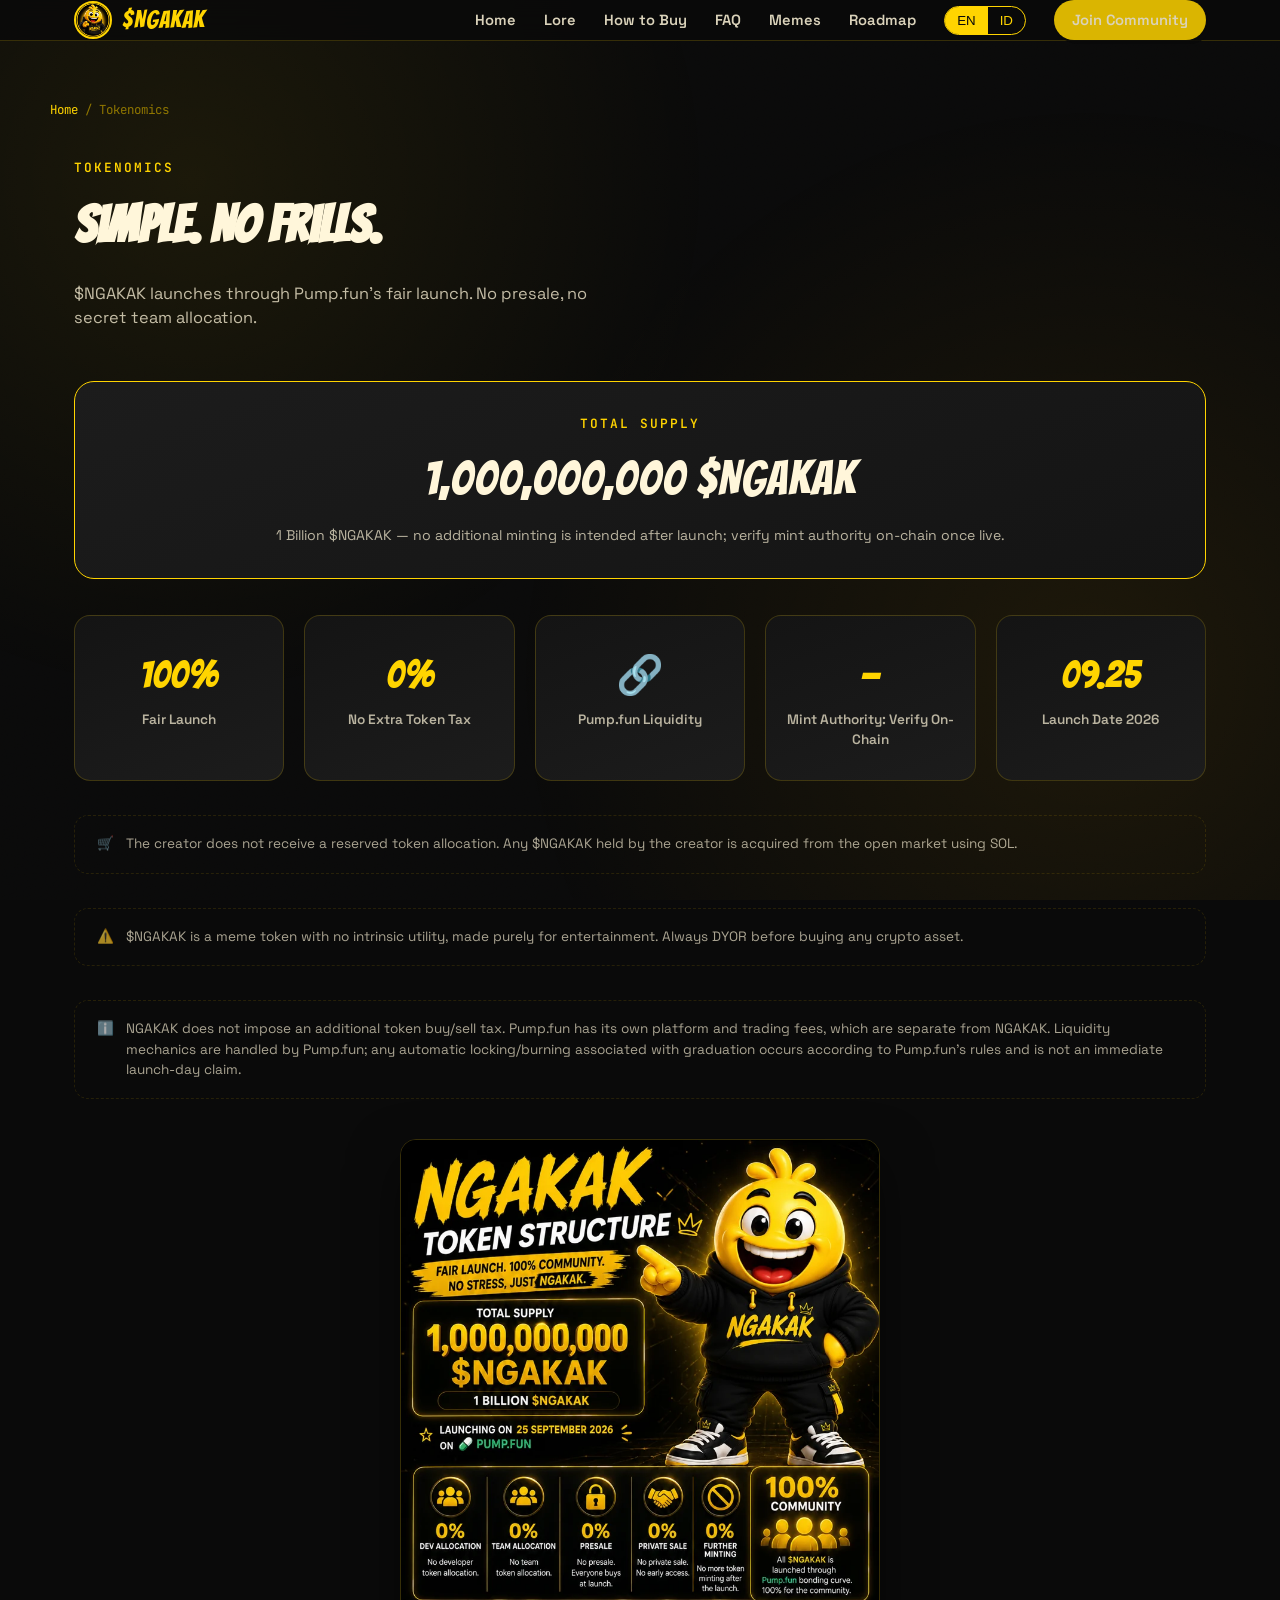
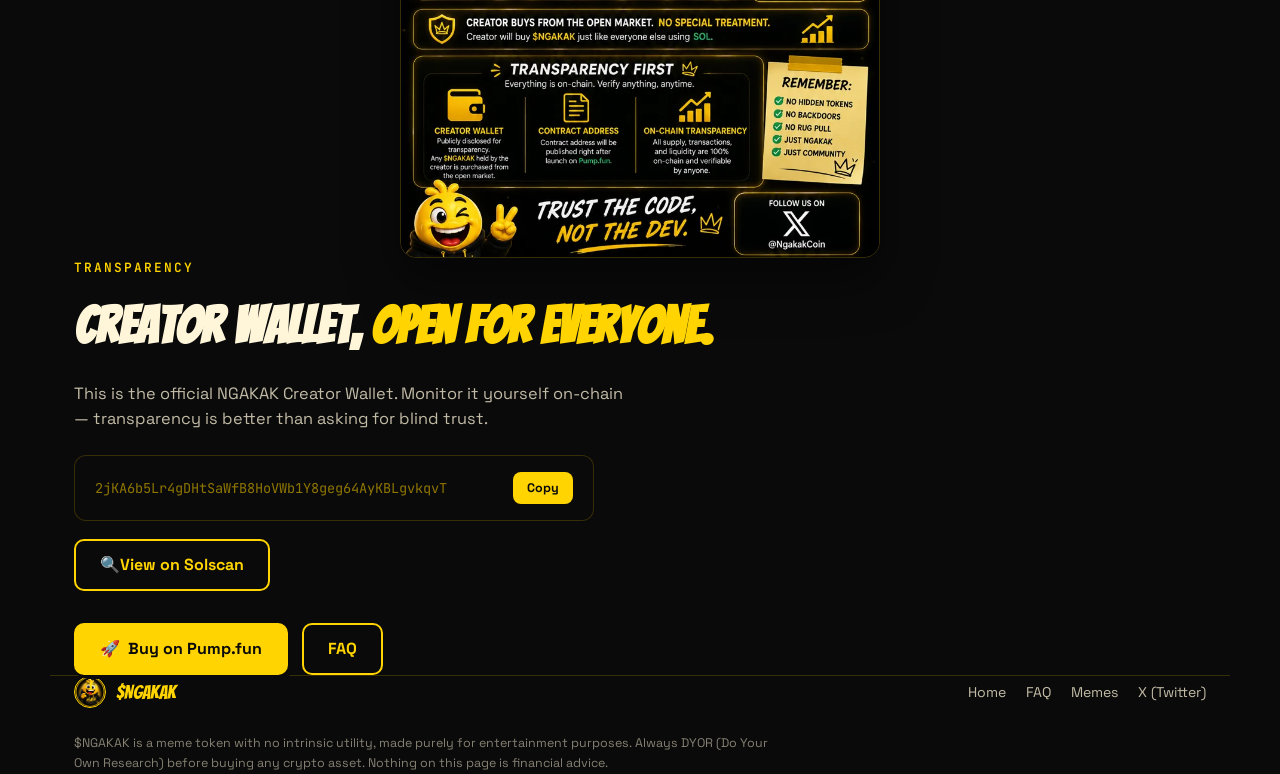
<file: tokenomics.html>
<!DOCTYPE html>
<html lang="en" data-lang="en">
<head>
<meta charset="UTF-8">
<meta name="viewport" content="width=device-width, initial-scale=1.0">
<title>Tokenomics — $NGAKAK</title>
<meta name="description" content="$NGAKAK tokenomics: fair launch, no extra token tax, no presale, and no reserved team allocation. Launching on Pump.fun Sept 25, 2026.">
<link rel="preconnect" href="https://fonts.googleapis.com">
<link rel="preconnect" href="https://fonts.gstatic.com" crossorigin>
<link href="https://fonts.googleapis.com/css2?family=Bangers&family=Space+Grotesk:wght@400;500;600;700&family=JetBrains+Mono:wght@400;500;700&display=swap" rel="stylesheet">
<link rel="icon" type="image/webp" href="assets/mascot-logo.webp">
<link rel="apple-touch-icon" href="assets/mascot-logo.webp">
<meta property="og:title" content="Tokenomics — $NGAKAK">
<meta property="og:description" content="Fair launch on Pump.fun. No presale, no reserved team allocation, and no additional token buy/sell tax imposed by NGAKAK.">
<meta property="og:image" content="assets/mascot-full.webp">
<meta property="og:type" content="website">
<meta name="twitter:card" content="summary_large_image">
<meta name="theme-color" content="#0a0a0a">
<link rel="stylesheet" href="assets/style.css">
</head>
<body>

<div class="noise-bg"></div>
<div class="grain"></div>

<header>
  <nav class="wrap">
    <a href="index.html" class="brand">
      <img src="assets/mascot-logo.webp" alt="Ngakak mascot logo">
      <span>$NGAKAK</span>
    </a>
    <button class="burger" id="burgerBtn" aria-label="Toggle menu">☰</button>
    <div class="navlinks" id="navLinks">
      <a href="index.html" data-i18n="nav_home">Home</a>
      <a href="index.html#lore" data-i18n="nav_lore">Lore</a>
      <a href="index.html#howtobuy" data-i18n="nav_buy">How to Buy</a>
      <a href="faq.html" data-i18n="nav_faq">FAQ</a>
      <a href="memes.html" data-i18n="nav_memes">Memes</a>
      <a href="roadmap.html" data-i18n="nav_roadmap">Roadmap</a>
      <div class="lang-toggle">
        <button id="btnEN" class="active" data-setlang="en">EN</button>
        <button id="btnID" data-setlang="id">ID</button>
      </div>
      <a href="index.html#community" class="nav-cta" data-i18n="nav_cta">Join Community</a>
    </div>
  </nav>
</header>

<main>
  <section class="wrap page-header">
    <div class="breadcrumb"><a href="index.html" data-i18n="bc_home">Home</a> / <span data-i18n="tok_page_title">Tokenomics</span></div>
  </section>

  <!-- TOKENOMICS -->
  <section class="wrap" id="tokenomics">
    <div class="section-label" data-i18n="tok_label">TOKENOMICS</div>
    <h2 class="section-title" data-i18n="tok_title">Simple. No frills.</h2>
    <p class="section-desc" data-i18n="tok_desc">$NGAKAK launches through Pump.fun's fair launch. No presale, no secret team allocation.</p>

    <div class="supply-banner">
      <div class="supply-label" data-i18n="supply_label">TOTAL SUPPLY</div>
      <div class="supply-amount">1,000,000,000 <span class="hl">$NGAKAK</span></div>
      <div class="supply-sub" data-i18n="supply_sub">1 Billion $NGAKAK — no additional minting is intended after launch; verify mint authority on-chain once live.</div>
    </div>

    <div class="token-grid">
      <div class="token-card"><div class="big">100%</div><div class="label" data-i18n="tok1">Fair Launch</div></div>
      <div class="token-card"><div class="big">0%</div><div class="label" data-i18n="tok2">No Extra Token Tax</div></div>
      <div class="token-card"><div class="big">🔗</div><div class="label" data-i18n="tok3">Pump.fun Liquidity</div></div>
      <div class="token-card"><div class="big">—</div><div class="label" data-i18n="tok5">Mint Authority: Verify On-Chain</div></div>
      <div class="token-card"><div class="big">09.25</div><div class="label" data-i18n="tok4">Launch Date 2026</div></div>
    </div>
    <div class="disclaimer-box">
      <span>🛒</span>
      <span data-i18n="tok_creator_note">The creator does not receive a reserved token allocation. Any $NGAKAK held by the creator is acquired from the open market using SOL.</span>
    </div>
    <div class="disclaimer-box">
      <span>⚠️</span>
      <span data-i18n="tok_disc">$NGAKAK is a meme token with no intrinsic utility, made purely for entertainment. Always DYOR before buying any crypto asset.</span>
    </div>
    <div class="disclaimer-box">
      <span>ℹ️</span>
      <span data-i18n="tok_fee_note">NGAKAK does not impose an additional token buy/sell tax. Pump.fun has its own platform and trading fees, which are separate from NGAKAK. Liquidity mechanics are handled by Pump.fun; any automatic locking/burning associated with graduation occurs according to Pump.fun's rules and is not an immediate launch-day claim.</span>
    </div>

    <div class="infographic-wrap">
      <img src="assets/tokenstructure-infographic.webp" alt="Ngakak Token Structure infographic" loading="lazy">
    </div>
  </section>

  <!-- DEV WALLET TRANSPARENCY -->
  <section class="wrap" id="devwallet">
    <div class="section-label" data-i18n="devwallet_label">TRANSPARENCY</div>
    <h2 class="section-title" data-i18n="devwallet_title">Creator wallet, <span class="hl">open for everyone.</span></h2>
    <p class="section-desc" style="margin-bottom:24px;" data-i18n="devwallet_desc">This is the official NGAKAK Creator Wallet. Monitor it yourself on-chain — transparency is better than asking for blind trust.</p>
    <div class="ca-box" style="margin:0;">
      <span class="ca-text mono">2jKA6b5Lr4gDHtSaWfB8HoVWb1Y8geg64AyKBLgvkqvT</span>
      <button id="copyDevWalletBtn" type="button">Copy</button>
    </div>
    <a href="https://solscan.io/account/2jKA6b5Lr4gDHtSaWfB8HoVWb1Y8geg64AyKBLgvkqvT" target="_blank" rel="noopener" class="btn-ghost" style="margin-top:18px; display:inline-flex;">
      🔍 <span data-i18n="devwallet_view">View on Solscan</span>
    </a>
  </section>

  <!-- CTA back to buy -->
  <section class="wrap" style="padding-top:0;">
    <div class="hero-ctas">
      <a href="index.html#howtobuy" class="btn-primary">🚀 <span data-i18n="hero_cta1">Buy on Pump.fun</span></a>
      <a href="faq.html" class="btn-ghost" data-i18n="nav_faq">FAQ</a>
    </div>
  </section>
</main>

<button class="back-to-top" id="backToTop" aria-label="Back to top">↑</button>
<div class="toast" id="toast"></div>

<footer class="wrap">
  <div class="footer-row">
    <div class="footer-brand">
      <img src="assets/mascot-logo.webp" alt="Ngakak logo">
      <span>$NGAKAK</span>
    </div>
    <div class="footer-links">
      <a href="index.html">Home</a>
      <a href="faq.html">FAQ</a>
      <a href="memes.html">Memes</a>
      <a href="https://x.com/NgakakCoin" target="_blank" rel="noopener">X (Twitter)</a>
    </div>
  </div>
  <p class="footer-legal" data-i18n="footer_legal">$NGAKAK is a meme token with no intrinsic utility, made purely for entertainment purposes. Always DYOR (Do Your Own Research) before buying any crypto asset. Nothing on this page is financial advice.</p>
</footer>

<script src="assets/i18n.js"></script>
<script src="assets/app.js"></script>
</body>
</html>
</file>
<file: assets/style.css>
:root{
  --ink:#0a0a0a;
  --panel:#141414;
  --panel-2:#1c1c1c;
  --yolk:#FFD400;
  --yolk-dim:#8f7600;
  --amber:#FFB800;
  --cream:#FFF6DA;
  --red:#FF3B30;
  --line: rgba(255,212,0,0.18);
  --shadow: 0 0 0 2px var(--ink), 4px 4px 0 var(--ink);
}
*{box-sizing:border-box; margin:0; padding:0;}
html{scroll-behavior:smooth;}
body{
  background:var(--ink);
  color:var(--cream);
  font-family:'Space Grotesk', sans-serif;
  line-height:1.5;
  overflow-x:hidden;
}
::selection{ background:var(--yolk); color:var(--ink); }

.display{ font-family:'Bangers', cursive; letter-spacing:0.5px; }
.mono{ font-family:'JetBrains Mono', monospace; }

a{ color:inherit; text-decoration:none; }
img{ max-width:100%; display:block; }

/* ---------- texture / noise backdrop ---------- */
.noise-bg{
  position:fixed; inset:0; z-index:-2; pointer-events:none;
  background-image:
    radial-gradient(circle at 15% 20%, rgba(255,212,0,0.07), transparent 40%),
    radial-gradient(circle at 85% 75%, rgba(255,184,0,0.08), transparent 45%);
}
.grain{
  position:fixed; inset:0; z-index:-1; pointer-events:none; opacity:0.05; mix-blend-mode:overlay;
  background-image:url("data:image/svg+xml;utf8,<svg xmlns='http://www.w3.org/2000/svg' width='120' height='120'><filter id='n'><feTurbulence type='fractalNoise' baseFrequency='0.9' numOctaves='2' stitchTiles='stitch'/></filter><rect width='100%25' height='100%25' filter='url(%23n)'/></svg>");
}

.wrap{ max-width:1180px; margin:0 auto; padding:0 24px; }

/* ---------- nav ---------- */
header{
  position:sticky; top:0; z-index:50;
  background:rgba(10,10,10,0.85);
  backdrop-filter: blur(10px);
  border-bottom:1px solid var(--line);
}
nav{ display:flex; align-items:center; justify-content:space-between; padding:14px 0; }
.brand{ display:flex; align-items:center; gap:10px; }
.brand img{ width:38px; height:38px; border-radius:50%; border:2px solid var(--yolk); }
.brand span{ font-family:'Bangers'; font-size:1.5rem; color:var(--yolk); letter-spacing:1px; }
.navlinks{ display:flex; align-items:center; gap:28px; }
.navlinks a{ font-size:0.92rem; font-weight:600; color:var(--cream); opacity:0.85; transition:opacity .2s, color .2s; }
@media (hover: hover){ .navlinks a:hover{ opacity:1; color:var(--yolk); } }
.navlinks a.active-link{ color:var(--yolk); opacity:1; }
.lang-toggle{
  display:flex; border:1.5px solid var(--yolk); border-radius:999px; overflow:hidden; font-family:'JetBrains Mono'; font-size:0.75rem; font-weight:700;
}
.lang-toggle button{
  background:transparent; color:var(--yolk); border:none; padding:6px 12px; cursor:pointer; transition:background .2s, color .2s;
}
.lang-toggle button.active{ background:var(--yolk); color:var(--ink); }
.nav-cta{
  background:var(--yolk); color:var(--ink); font-weight:700; padding:9px 18px; border-radius:999px; font-size:0.88rem; box-shadow:var(--shadow); transition:transform .15s;
}
.nav-cta:hover{ transform:translate(-2px,-2px); }
.burger{ display:none; background:none; border:none; color:var(--yolk); font-size:1.6rem; cursor:pointer; }

@media (max-width: 860px){
  .navlinks{
    position:fixed; top:66px; left:0; right:0; background:var(--ink);
    flex-direction:column; align-items:flex-start; gap:0; border-bottom:1px solid var(--line);
    max-height:0; overflow:hidden; transition:max-height .3s ease;
  }
  .navlinks.open{ max-height:400px; }
  .navlinks a, .navlinks .lang-toggle, .navlinks .nav-cta{ width:100%; padding:16px 24px; border-bottom:1px solid var(--line); border-radius:0; }
  .navlinks .lang-toggle{ width:calc(100% - 48px); margin:12px 24px; }
  .burger{ display:block; }
}

/* ---------- page header (for sub-pages) ---------- */
.page-header{ padding:60px 0 20px; }
.page-header .section-label{ margin-bottom:14px; }
.page-header .section-title{ margin-bottom:0; }
.breadcrumb{
  font-family:'JetBrains Mono'; font-size:0.78rem; color:var(--yolk-dim); margin-bottom:18px;
}
.breadcrumb a{ color:var(--yolk); }

/* ---------- hero ---------- */
.hero{
  position:relative; padding:70px 0 40px;
  display:grid; grid-template-columns:1.05fr 0.95fr; align-items:center; gap:20px;
}
.eyebrow{
  display:inline-flex; align-items:center; gap:8px; font-family:'JetBrains Mono'; font-size:0.78rem; font-weight:600;
  color:var(--yolk); border:1px solid var(--line); padding:6px 14px; border-radius:999px; margin-bottom:22px;
}
.eyebrow .dot{ width:7px; height:7px; border-radius:50%; background:var(--red); animation:pulse 1.6s infinite; }
@keyframes pulse{ 0%,100%{opacity:1;} 50%{opacity:.3;} }

.hero h1{
  font-family:'Bangers'; font-size:clamp(3.2rem, 8vw, 6.2rem); line-height:0.92; color:var(--cream);
  -webkit-text-stroke: 1.5px var(--ink);
}
.hero h1 .hl{ color:var(--yolk); }
.hero .tagline{
  font-size:clamp(1.1rem, 2.2vw, 1.5rem); font-weight:600; margin-top:18px; color:var(--amber); max-width:480px;
}
.hero p.sub{ margin-top:16px; max-width:480px; opacity:0.78; font-size:1rem; }

.hero-ctas{ display:flex; gap:14px; margin-top:32px; flex-wrap:wrap; }
.btn-primary{
  background:var(--yolk); color:var(--ink); font-weight:700; padding:14px 26px; border-radius:10px; box-shadow:var(--shadow);
  transition:transform .15s; display:inline-flex; align-items:center; gap:8px;
}
.btn-primary:hover{ transform:translate(-3px,-3px); }
.btn-ghost{
  border:2px solid var(--yolk); color:var(--yolk); font-weight:700; padding:12px 24px; border-radius:10px; transition:background .15s,color .15s;
}
@media (hover: hover){ .btn-ghost:hover{ background:var(--yolk); color:var(--ink); } }

.hero-visual{ position:relative; display:flex; justify-content:center; perspective:900px; }
.hero-visual img{
  width:min(92%, 420px); filter:drop-shadow(0 20px 40px rgba(0,0,0,0.6));
  animation: float 4s ease-in-out infinite;
}
.hero-visual .tilt{ transition:transform .15s ease-out; will-change:transform; cursor:pointer; }
@keyframes float{ 0%,100%{ transform:translateY(0);} 50%{ transform:translateY(-14px);} }

.laugh-burst{ position:absolute; font-family:'Bangers'; color:var(--yolk); opacity:0.9; -webkit-text-stroke:1px var(--ink); }
.lb1{ top:6%; right:2%; font-size:1.6rem; transform:rotate(-8deg); }
.lb2{ top:35%; right:-4%; font-size:1.2rem; transform:rotate(10deg); color:var(--amber); }
.lb3{ bottom:8%; left:-2%; font-size:1.3rem; transform:rotate(-6deg); }
@media (max-width:860px){
  .hero-visual{ overflow:visible; padding:0 20px; }
  .lb1{ top:-2%; right:8%; font-size:1.2rem; }
  .lb2{ top:28%; right:0%; font-size:1rem; }
  .lb3{ bottom:2%; left:6%; font-size:1rem; }
}
@media (max-width:480px){ .laugh-burst{ display:none; } }

.speech-bubble{
  position:absolute; top:-10px; left:50%; transform:translateX(-50%) scale(0.8); background:var(--cream); color:var(--ink);
  padding:12px 18px; border-radius:16px; font-family:'Space Grotesk'; font-weight:700; font-size:0.9rem; max-width:240px; text-align:center;
  box-shadow:0 10px 30px rgba(0,0,0,0.4); opacity:0; pointer-events:none; transition:opacity .25s ease, transform .25s ease; z-index:5;
}
.speech-bubble::after{
  content:''; position:absolute; bottom:-9px; left:50%; transform:translateX(-50%); border-width:9px 9px 0 9px; border-style:solid; border-color:var(--cream) transparent transparent transparent;
}
.speech-bubble.show{ opacity:1; transform:translateX(-50%) scale(1); }
.tap-hint{
  text-align:center; font-family:'JetBrains Mono'; font-size:0.72rem; color:var(--yolk-dim); margin-top:10px; letter-spacing:0.5px;
}

.countdown{ display:flex; gap:14px; margin-top:28px; flex-wrap:wrap; }
.cd-box{
  background:var(--panel); border:1px solid var(--line); border-radius:12px; padding:12px 16px; text-align:center; min-width:66px;
}
.cd-box .cd-num{ font-family:'Bangers'; font-size:1.8rem; color:var(--yolk); line-height:1; }
.cd-box .cd-label{ font-family:'JetBrains Mono'; font-size:0.62rem; opacity:0.6; text-transform:uppercase; margin-top:4px; letter-spacing:1px; }
@media (max-width:420px){
  .countdown{ gap:8px; }
  .cd-box{ min-width:0; flex:1 1 calc(25% - 8px); padding:10px 8px; }
  .cd-box .cd-num{ font-size:1.4rem; }
}

/* marquee */
.marquee{
  border-top:1px solid var(--line); border-bottom:1px solid var(--line); background:var(--panel);
  padding:14px 0; overflow:hidden; white-space:nowrap; margin-top:50px;
}
.marquee-track{ display:inline-block; animation:scroll 24s linear infinite; font-family:'Bangers'; font-size:1.1rem; letter-spacing:1px; color:var(--yolk); }
.marquee-track span{ margin:0 22px; opacity:0.85; }
@keyframes scroll{ from{transform:translateX(0);} to{transform:translateX(-50%);} }
.marquee.reverse .marquee-track{ animation-direction:reverse; }
.marquee-sub{ border-top:none; padding:10px 0; }
.marquee-sub .marquee-track{ font-size:0.85rem; opacity:0.55; color:var(--amber); animation-duration:30s; }
@media (prefers-reduced-motion: reduce){
  .marquee-track, .hero-visual img{ animation:none; }
  .reveal, .reveal-stagger > *{ opacity:1 !important; transform:none !important; transition:none !important; }
}

/* ---------- sections ---------- */
section{ padding:90px 0; position:relative; }
.section-label{
  font-family:'JetBrains Mono'; font-size:0.8rem; color:var(--yolk); text-transform:uppercase; letter-spacing:2px; margin-bottom:10px; font-weight:600;
}
.section-title{ font-family:'Bangers'; font-size:clamp(2.2rem,4vw,3.2rem); color:var(--cream); max-width:640px; margin-bottom:18px; }
.section-title .hl{ color:var(--yolk); }
.section-desc{ opacity:0.75; max-width:560px; font-size:1.02rem; margin-bottom:50px; }

/* scroll reveal */
.reveal{ opacity:0; transform:translateY(28px); transition:opacity .7s ease, transform .7s ease; }
.reveal.in{ opacity:1; transform:translateY(0); }
.reveal-stagger > *{ opacity:0; transform:translateY(24px); transition:opacity .6s ease, transform .6s ease; }
.reveal-stagger.in > *{ opacity:1; transform:translateY(0); }
.reveal-stagger.in > *:nth-child(1){ transition-delay:.05s; }
.reveal-stagger.in > *:nth-child(2){ transition-delay:.12s; }
.reveal-stagger.in > *:nth-child(3){ transition-delay:.19s; }
.reveal-stagger.in > *:nth-child(4){ transition-delay:.26s; }
.reveal-stagger.in > *:nth-child(5){ transition-delay:.33s; }

/* hero glow blobs */
.hero-glow{ position:absolute; inset:-60px -20px auto -20px; height:520px; z-index:-1; pointer-events:none; }
.blob{ position:absolute; border-radius:50%; filter:blur(60px); opacity:0.35; }
.blob-a{ width:340px; height:340px; background:var(--yolk); top:0; left:8%; }
.blob-b{ width:260px; height:260px; background:var(--red); top:120px; right:6%; opacity:0.18; }

/* pillars */
.pillars{ display:grid; grid-template-columns:repeat(4,1fr); gap:20px; }
.pillar{
  background:var(--panel); border:1px solid var(--line); border-radius:16px; padding:28px 22px;
  transition:transform .2s, border-color .2s;
}
@media (hover: hover){ .pillar:hover{ transform:translateY(-6px); border-color:var(--yolk); } }
.pillar .icon{ font-size:2rem; margin-bottom:14px; display:block; }
.pillar h3{ font-family:'Bangers'; font-size:1.35rem; color:var(--yolk); margin-bottom:8px; letter-spacing:0.5px; }
.pillar p{ font-size:0.9rem; opacity:0.75; }
@media (max-width:900px){ .pillars{ grid-template-columns:repeat(2,1fr); } }
@media (max-width:560px){ .pillars{ grid-template-columns:1fr; } }

/* lore */
.lore{ display:grid; grid-template-columns:1fr 1fr; gap:60px; align-items:center; }
.lore-visual{ position:relative; display:flex; justify-content:center; }
.lore-visual img{ width:min(70%,320px); filter:drop-shadow(0 16px 30px rgba(0,0,0,0.55)); }
.lore-visual::before{
  content:''; position:absolute; width:280px; height:280px; border-radius:50%;
  background:radial-gradient(circle, rgba(255,212,0,0.18), transparent 70%); z-index:-1;
}
.lore-text p{ margin-bottom:16px; opacity:0.85; font-size:1.02rem; }
.lore-text strong{ color:var(--yolk); }
@media (max-width:860px){ .lore{ grid-template-columns:1fr; gap:36px; } .lore-visual{ order:-1; } }

/* how to buy - steps */
.steps{ display:grid; grid-template-columns:repeat(4,1fr); gap:20px; counter-reset:step; }
.step{
  background:var(--panel); border:1px solid var(--line); border-radius:16px; padding:26px 22px; position:relative;
  transition:transform .2s ease, border-color .2s ease;
}
@media (hover: hover){ .step:hover{ transform:translateY(-4px); border-color:var(--yolk); } }
.step .num{
  font-family:'Bangers'; font-size:2.4rem; color:transparent; -webkit-text-stroke:1.5px var(--yolk); line-height:1; margin-bottom:14px; display:block;
}
.step h4{ font-size:1.05rem; font-weight:700; color:var(--cream); margin-bottom:8px; }
.step p{ font-size:0.87rem; opacity:0.72; }
@media (max-width:900px){ .steps{ grid-template-columns:repeat(2,1fr); } }
@media (max-width:560px){ .steps{ grid-template-columns:1fr; } }

/* tokenomics */
.token-grid{ display:grid; grid-template-columns:repeat(auto-fit, minmax(150px, 1fr)); gap:20px; }
.token-card{
  background:linear-gradient(160deg, var(--panel), var(--panel-2)); border:1px solid var(--line); border-radius:16px;
  padding:30px 20px; text-align:center; transition:transform .2s ease, border-color .2s ease;
}
@media (hover: hover){ .token-card:hover{ transform:translateY(-4px); border-color:var(--yolk); } }
.token-card .big{ font-family:'Bangers'; font-size:2.4rem; color:var(--yolk); }
.token-card .label{ font-size:0.85rem; opacity:0.7; margin-top:6px; font-weight:600; }
@media (max-width:900px){ .token-grid{ grid-template-columns:repeat(2,1fr); } }

.disclaimer-box{
  margin-top:34px; border:1px dashed var(--line); border-radius:14px; padding:18px 22px; font-size:0.85rem; opacity:0.65; display:flex; gap:12px;
}

/* faq */
.faq-list{ display:flex; flex-direction:column; gap:12px; max-width:760px; }
.faq-item{ background:var(--panel); border:1px solid var(--line); border-radius:14px; overflow:hidden; transition:border-color .2s ease; }
.faq-q{
  width:100%; text-align:left; background:none; border:none; color:var(--cream); font-family:'Space Grotesk'; font-weight:600; font-size:1rem;
  padding:20px 22px; cursor:pointer; display:flex; justify-content:space-between; align-items:center; gap:14px;
}
.faq-q .plus{ font-family:'Bangers'; color:var(--yolk); font-size:1.3rem; transition:transform .25s; flex-shrink:0; }
.faq-item.open .plus{ transform:rotate(45deg); }
.faq-a{ max-height:0; overflow:hidden; transition:max-height .3s ease; }
.faq-a-inner{ padding:0 22px 20px; font-size:0.92rem; opacity:0.75; line-height:1.6; }
.faq-item.open .faq-a{ max-height:260px; }

/* meme gallery */
.meme-grid{ display:grid; grid-template-columns:repeat(3, 1fr); gap:18px; }
.meme-card{
  position:relative; aspect-ratio:1/1; border-radius:16px; overflow:hidden; border:1px solid var(--line);
  background:var(--panel); cursor:pointer; transition:transform .2s ease, border-color .2s ease;
}
@media (hover: hover){ .meme-card:hover{ transform:translateY(-4px); border-color:var(--yolk); } }
.meme-card img{
  position:absolute; inset:0; width:100%; height:100%; object-fit:contain; padding:18px;
}
.meme-card .meme-caption{
  position:absolute; left:0; right:0; bottom:0; padding:14px 12px 12px; font-family:'Space Grotesk'; font-weight:700; font-size:0.82rem;
  color:var(--cream); text-align:center; background:linear-gradient(to top, rgba(0,0,0,0.85), transparent);
  line-height:1.3;
}
.meme-card.more-card{
  display:flex; align-items:center; justify-content:center; border-style:dashed; text-align:center; padding:20px;
}
.meme-card.more-card span{ font-family:'JetBrains Mono'; font-size:0.8rem; color:var(--yolk-dim); }
@media (max-width:860px){ .meme-grid{ grid-template-columns:repeat(2, 1fr); } }
@media (max-width:480px){ .meme-grid{ grid-template-columns:repeat(2, 1fr); gap:10px; } .meme-card .meme-caption{ font-size:0.7rem; padding:10px 8px 8px; } }

.meme-lightbox{
  position:fixed; inset:0; z-index:80; background:rgba(0,0,0,0.88); display:flex; align-items:center; justify-content:center;
  padding:30px; opacity:0; pointer-events:none; transition:opacity .25s ease;
}
.meme-lightbox.show{ opacity:1; pointer-events:auto; }
.meme-lightbox-inner{ max-width:420px; width:100%; background:var(--panel); border:1px solid var(--line); border-radius:20px; overflow:hidden; text-align:center; }
.meme-lightbox-inner img{ width:100%; max-height:60vh; object-fit:contain; padding:24px; }
.meme-lightbox-caption{ padding:0 24px 24px; font-weight:700; font-size:1rem; }
.meme-lightbox-close{
  position:absolute; top:24px; right:24px; background:var(--yolk); color:var(--ink); border:none; width:40px; height:40px; border-radius:50%;
  font-size:1.3rem; font-weight:900; cursor:pointer;
}

/* notify me */
.notify-box{
  background:var(--panel); border:1px solid var(--line); border-radius:24px; padding:44px; display:grid;
  grid-template-columns:1.1fr 1fr; gap:36px; align-items:center;
}
@media (max-width:860px){ .notify-box{ grid-template-columns:1fr; padding:30px 24px; } }
.hp-field{ position:absolute; left:-9999px; }
.notify-input-row{ display:flex; gap:12px; margin-top:22px; flex-wrap:wrap; }
.notify-input-row input[type="email"]{
  flex:1 1 220px; background:var(--ink); border:1px solid var(--line); border-radius:10px; padding:14px 16px;
  color:var(--cream); font-family:'Space Grotesk'; font-size:0.95rem;
}
.notify-input-row input[type="email"]:focus{ outline:none; border-color:var(--yolk); }
.notify-input-row button{ border:none; cursor:pointer; font-family:'Space Grotesk'; }
.notify-msg{ margin-top:14px; font-size:0.85rem; font-weight:600; min-height:1.2em; }
.notify-msg.success{ color:var(--yolk); }
.notify-msg.error{ color:var(--red); }

/* community / CA */
.community{
  background:var(--panel); border:1px solid var(--line); border-radius:24px; padding:50px 40px; text-align:center; position:relative; overflow:hidden;
}
.community::before{
  content:''; position:absolute; inset:0; background:radial-gradient(circle at 50% 0%, rgba(255,212,0,0.1), transparent 60%);
}
.community h2{ font-family:'Bangers'; font-size:clamp(2rem,4vw,2.8rem); color:var(--yolk); margin-bottom:14px; position:relative; }
.community p{ opacity:0.75; max-width:500px; margin:0 auto 30px; position:relative; }
.ca-box{
  background:var(--ink); border:1px solid var(--line); border-radius:12px; padding:16px 20px; max-width:520px; margin:0 auto 30px;
  display:flex; align-items:center; justify-content:space-between; gap:12px; font-family:'JetBrains Mono'; font-size:0.85rem; position:relative;
}
.ca-box .ca-text{ color:var(--yolk-dim); }
.ca-box button{ background:var(--yolk); color:var(--ink); border:none; padding:8px 14px; border-radius:8px; font-weight:700; font-size:0.78rem; cursor:pointer; font-family:'Space Grotesk'; }
.community-ctas{ display:flex; gap:14px; justify-content:center; flex-wrap:wrap; position:relative; }

/* footer */
footer{ border-top:1px solid var(--line); padding:40px 0 30px; }
.footer-row{ display:flex; justify-content:space-between; align-items:center; flex-wrap:wrap; gap:20px; }
.footer-brand{ display:flex; align-items:center; gap:10px; }
.footer-brand img{ width:32px; height:32px; border-radius:50%; border:1.5px solid var(--yolk); }
.footer-brand span{ font-family:'Bangers'; color:var(--yolk); font-size:1.2rem; }
.footer-links{ display:flex; gap:20px; font-size:0.88rem; opacity:0.75; }
.footer-links a:hover{ color:var(--yolk); }
.footer-legal{ margin-top:26px; font-size:0.78rem; opacity:0.5; max-width:700px; line-height:1.6; }

[data-i18n]{ transition:opacity .15s; }
.lang-hidden{ display:none !important; }

::-webkit-scrollbar{ width:10px; }
::-webkit-scrollbar-track{ background:var(--ink); }
::-webkit-scrollbar-thumb{ background:var(--yolk-dim); border-radius:10px; }

:focus-visible{ outline:2px solid var(--yolk); outline-offset:3px; }

/* back to top */
.back-to-top{
  position:fixed; right:20px; bottom:20px; z-index:60; width:46px; height:46px; border-radius:50%;
  background:var(--yolk); color:var(--ink); border:none; font-size:1.2rem; font-weight:900; cursor:pointer;
  box-shadow:0 6px 20px rgba(0,0,0,0.5); opacity:0; pointer-events:none; transform:translateY(10px);
  transition:opacity .25s, transform .25s;
}
.back-to-top.show{ opacity:1; pointer-events:auto; transform:translateY(0); }

/* toast */
.toast{
  position:fixed; left:50%; bottom:26px; transform:translateX(-50%) translateY(20px); background:var(--yolk); color:var(--ink);
  font-weight:700; font-size:0.85rem; padding:12px 20px; border-radius:999px; box-shadow:0 8px 24px rgba(0,0,0,0.5);
  opacity:0; pointer-events:none; transition:opacity .25s, transform .25s; z-index:70;
}
.toast.show{ opacity:1; transform:translateX(-50%) translateY(0); }

/* ---------- store ---------- */
.store-tabs{ display:flex; gap:10px; margin-bottom:30px; flex-wrap:wrap; }
.store-tab{
  background:var(--panel); border:1px solid var(--line); color:var(--cream); font-family:'Space Grotesk'; font-weight:600;
  font-size:0.88rem; padding:10px 20px; border-radius:999px; cursor:pointer; transition:background .2s, color .2s, border-color .2s;
}
.store-tab.active{ background:var(--yolk); color:var(--ink); border-color:var(--yolk); }
.store-grid{ display:grid; grid-template-columns:repeat(4, 1fr); gap:20px; }
@media (max-width:900px){ .store-grid{ grid-template-columns:repeat(2, 1fr); } }
@media (max-width:480px){ .store-grid{ grid-template-columns:1fr; } }

.product-card{
  background:var(--panel); border:1px solid var(--line); border-radius:16px; overflow:hidden; display:flex; flex-direction:column;
  transition:transform .2s ease, border-color .2s ease;
}
@media (hover: hover){ .product-card:hover{ transform:translateY(-4px); border-color:var(--yolk); } }
.product-img-placeholder{
  aspect-ratio:1/1; background:linear-gradient(135deg, var(--panel-2), var(--panel)); display:flex; align-items:center; justify-content:center;
  font-family:'JetBrains Mono'; font-size:0.75rem; color:var(--yolk-dim); text-align:center; padding:20px; border-bottom:1px solid var(--line);
}
.product-info{ padding:18px; flex:1; display:flex; flex-direction:column; }
.product-info h4{ font-size:1rem; font-weight:700; color:var(--cream); margin-bottom:6px; }
.product-info p{ font-size:0.82rem; opacity:0.7; margin-bottom:16px; flex:1; }
.product-price-row{ display:flex; align-items:center; justify-content:space-between; gap:10px; }
.product-price{ font-family:'JetBrains Mono'; font-weight:700; color:var(--yolk); font-size:0.95rem; }
.product-add-btn{ padding:9px 16px; font-size:0.82rem; box-shadow:none; }

.cart-badge{
  background:var(--red); color:#fff; font-family:'JetBrains Mono'; font-size:0.68rem; font-weight:700; border-radius:999px;
  min-width:18px; height:18px; display:none; align-items:center; justify-content:center; padding:0 5px; margin-left:6px;
}
.nav-cart-link{ display:inline-flex; align-items:center; }

/* checkout */
.checkout-grid{ display:grid; grid-template-columns:1.2fr 1fr; gap:36px; align-items:start; }
@media (max-width:900px){ .checkout-grid{ grid-template-columns:1fr; } }
.cart-summary{ background:var(--panel); border:1px solid var(--line); border-radius:16px; padding:24px; }
.cart-line{ display:flex; justify-content:space-between; align-items:center; padding:12px 0; border-bottom:1px solid var(--line); gap:10px; }
.cart-line:last-child{ border-bottom:none; }
.cart-line .cl-name{ font-weight:600; font-size:0.92rem; }
.cart-line .cl-qty{ display:flex; align-items:center; gap:8px; }
.cart-line .cl-qty button{
  width:26px; height:26px; border-radius:6px; background:var(--panel-2); border:1px solid var(--line); color:var(--cream); cursor:pointer; font-weight:700;
}
.cart-line .cl-price{ font-family:'JetBrains Mono'; color:var(--yolk); font-size:0.9rem; white-space:nowrap; }
.cart-total-row{ display:flex; justify-content:space-between; align-items:center; padding-top:18px; margin-top:6px; border-top:2px solid var(--line); font-weight:700; font-size:1.1rem; }
.cart-total-row .ct-amount{ font-family:'Bangers'; color:var(--yolk); font-size:1.6rem; }
.empty-cart{ text-align:center; padding:40px 20px; opacity:0.6; }

.pay-box{ background:var(--panel); border:1px solid var(--line); border-radius:16px; padding:24px; text-align:center; }
.pay-box .qr-wrap{ background:#fff; padding:12px; border-radius:12px; display:inline-block; margin:16px 0; }
.pay-box .qr-wrap img{ width:180px; height:180px; display:block; }
.wallet-address-box{
  background:var(--ink); border:1px solid var(--line); border-radius:10px; padding:12px 14px; font-family:'JetBrains Mono';
  font-size:0.78rem; word-break:break-all; margin-bottom:14px; display:flex; align-items:center; justify-content:space-between; gap:10px;
}
.wallet-address-box button{ background:var(--yolk); color:var(--ink); border:none; padding:6px 12px; border-radius:8px; font-weight:700; font-size:0.72rem; cursor:pointer; flex-shrink:0; font-family:'Space Grotesk'; }
.currency-select{ display:flex; gap:10px; justify-content:center; margin-bottom:14px; }
.currency-select label{
  border:1px solid var(--line); border-radius:10px; padding:10px 18px; cursor:pointer; font-weight:700; font-size:0.85rem; transition:border-color .2s, background .2s;
}
.currency-select input{ display:none; }
.currency-select input:checked + span{ color:var(--ink); }
.currency-select label:has(input:checked){ background:var(--yolk); border-color:var(--yolk); color:var(--ink); }

.order-form{ margin-top:20px; text-align:left; }
.order-form label{ display:block; font-size:0.82rem; font-weight:600; margin-bottom:6px; margin-top:14px; }
.order-form input, .order-form textarea{
  width:100%; background:var(--ink); border:1px solid var(--line); border-radius:10px; padding:12px 14px; color:var(--cream);
  font-family:'Space Grotesk'; font-size:0.9rem;
}
.order-form input:focus, .order-form textarea:focus{ outline:none; border-color:var(--yolk); }
.order-form textarea{ resize:vertical; min-height:70px; }
.order-note{ font-size:0.78rem; opacity:0.6; margin-top:16px; line-height:1.5; }

/* ---------- supply banner (tokenomics) ---------- */
.supply-banner{
  background:linear-gradient(160deg, var(--panel-2), var(--panel)); border:1px solid var(--yolk); border-radius:20px;
  padding:32px; text-align:center; margin-bottom:36px;
}
.supply-label{ font-family:'JetBrains Mono'; font-size:0.8rem; color:var(--yolk); letter-spacing:2px; margin-bottom:10px; font-weight:600; }
.supply-amount{ font-family:'Bangers'; font-size:clamp(1.8rem, 5vw, 3rem); color:var(--cream); letter-spacing:1px; }
.supply-sub{ font-size:0.88rem; opacity:0.7; margin-top:10px; }

/* ---------- infographic embed ---------- */
.infographic-wrap{ margin-top:40px; display:flex; justify-content:center; }
.infographic-wrap img{
  max-width:100%; width:min(100%, 480px); border-radius:16px; border:1px solid var(--line); box-shadow:0 20px 50px rgba(0,0,0,0.5);
}

/* ---------- roadmap page ---------- */
.roadmap-phases{ display:grid; grid-template-columns:repeat(4, 1fr); gap:20px; margin-bottom:20px; }
@media (max-width:900px){ .roadmap-phases{ grid-template-columns:repeat(2, 1fr); } }
@media (max-width:560px){ .roadmap-phases{ grid-template-columns:1fr; } }
.phase-card{
  background:var(--panel); border:1px solid var(--line); border-radius:16px; padding:24px 20px; position:relative;
  transition:transform .2s ease, border-color .2s ease;
}
@media (hover: hover){ .phase-card:hover{ transform:translateY(-4px); border-color:var(--yolk); } }
.phase-num{
  font-family:'Bangers'; font-size:1rem; color:var(--ink); background:var(--yolk); width:28px; height:28px; border-radius:50%;
  display:flex; align-items:center; justify-content:center; margin-bottom:14px;
}
.phase-card h4{ font-family:'Bangers'; font-size:1.2rem; color:var(--yolk); margin-bottom:4px; letter-spacing:0.5px; }
.phase-card .phase-tagline{ font-size:0.82rem; opacity:0.7; margin-bottom:14px; font-weight:600; }
.phase-card ul{ list-style:none; padding:0; margin:0; }
.phase-card li{ font-size:0.85rem; opacity:0.85; padding:6px 0; padding-left:20px; position:relative; }
.phase-card li::before{ content:'✓'; position:absolute; left:0; color:var(--yolk); font-weight:700; }

.compass-strip{ display:flex; gap:14px; flex-wrap:wrap; margin:30px 0; }
.compass-item{
  background:var(--panel); border:1px solid var(--line); border-radius:999px; padding:10px 20px; font-weight:700; font-size:0.88rem;
  display:flex; align-items:center; gap:8px;
}
.compass-item .hl{ color:var(--yolk); }

.principles-strip{ display:grid; grid-template-columns:repeat(5, 1fr); gap:16px; margin-top:30px; }
@media (max-width:900px){ .principles-strip{ grid-template-columns:repeat(2, 1fr); } }
@media (max-width:560px){ .principles-strip{ grid-template-columns:1fr; } }
.principle-card{ background:var(--panel); border:1px solid var(--line); border-radius:14px; padding:18px; text-align:center; }
.principle-card .icon{ font-size:1.6rem; display:block; margin-bottom:8px; }
.principle-card h5{ font-size:0.9rem; color:var(--yolk); margin-bottom:6px; font-weight:700; }
.principle-card p{ font-size:0.78rem; opacity:0.7; }
</file>
